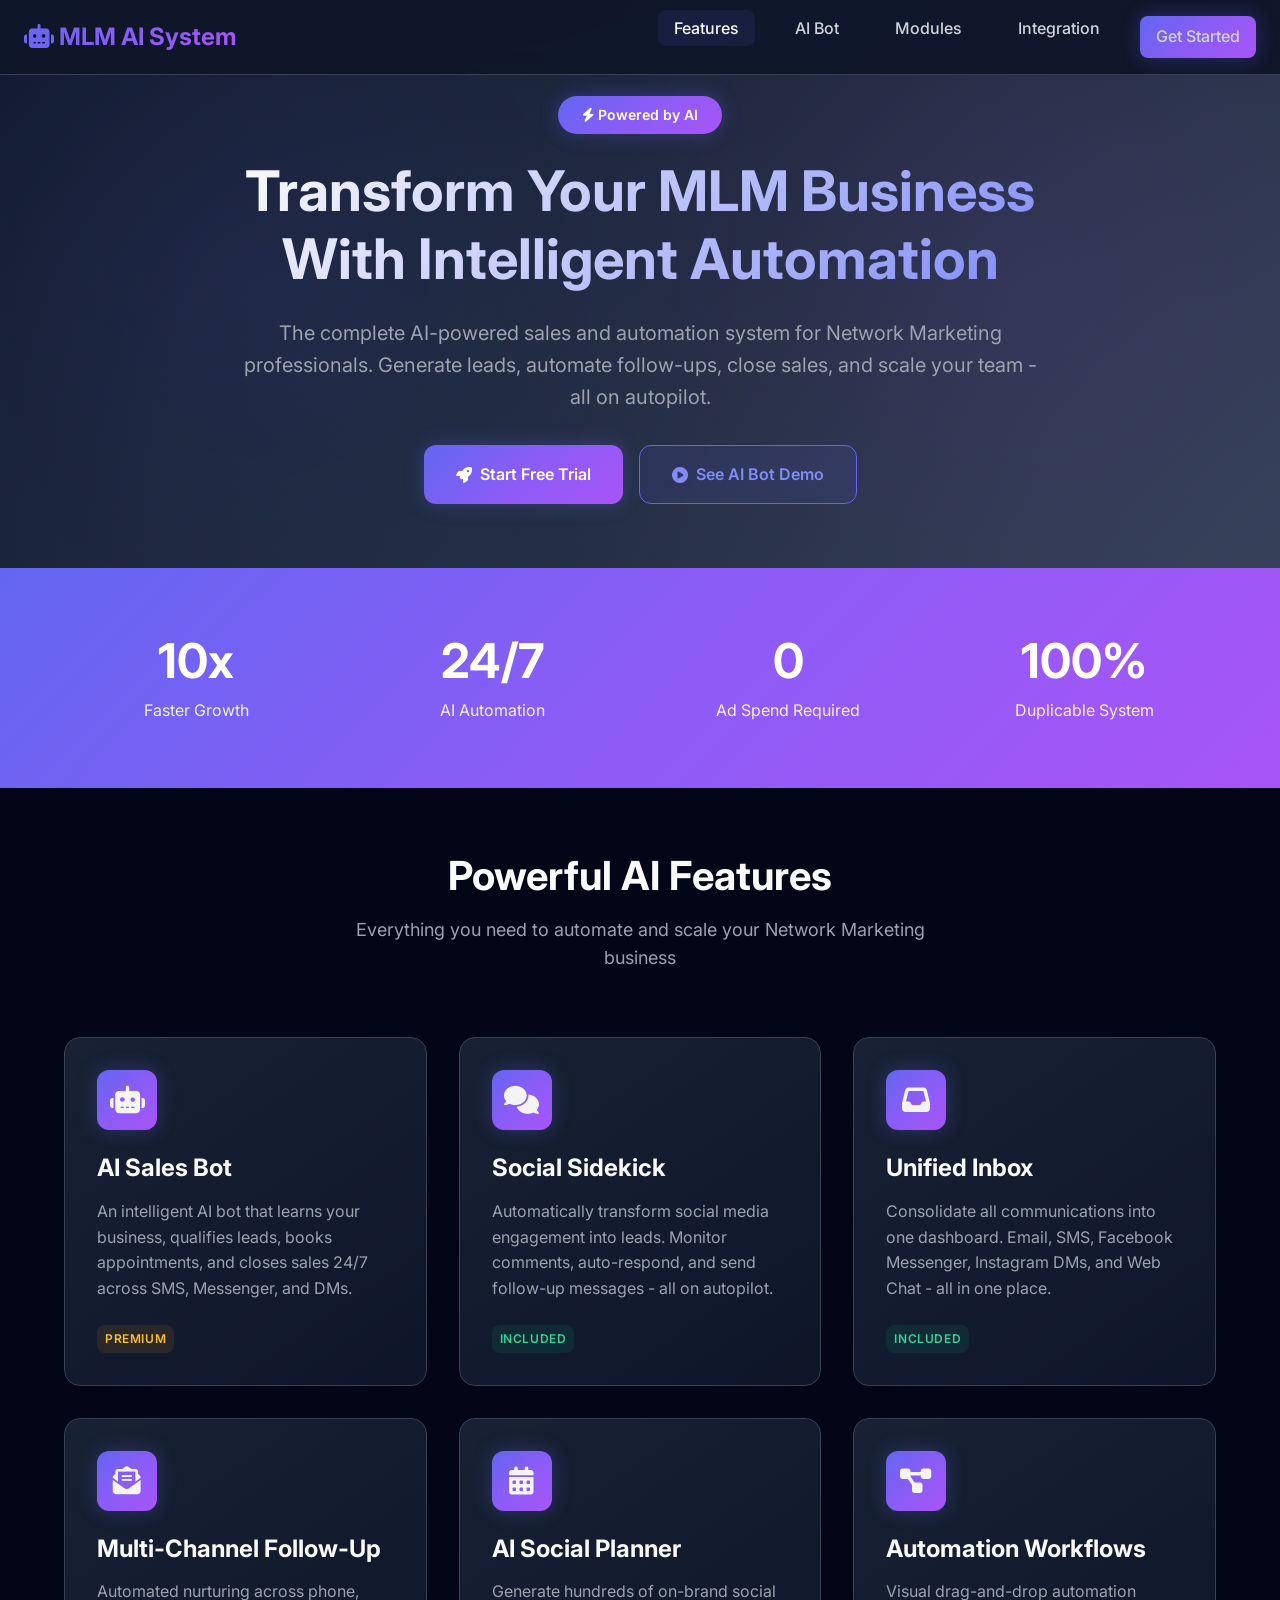
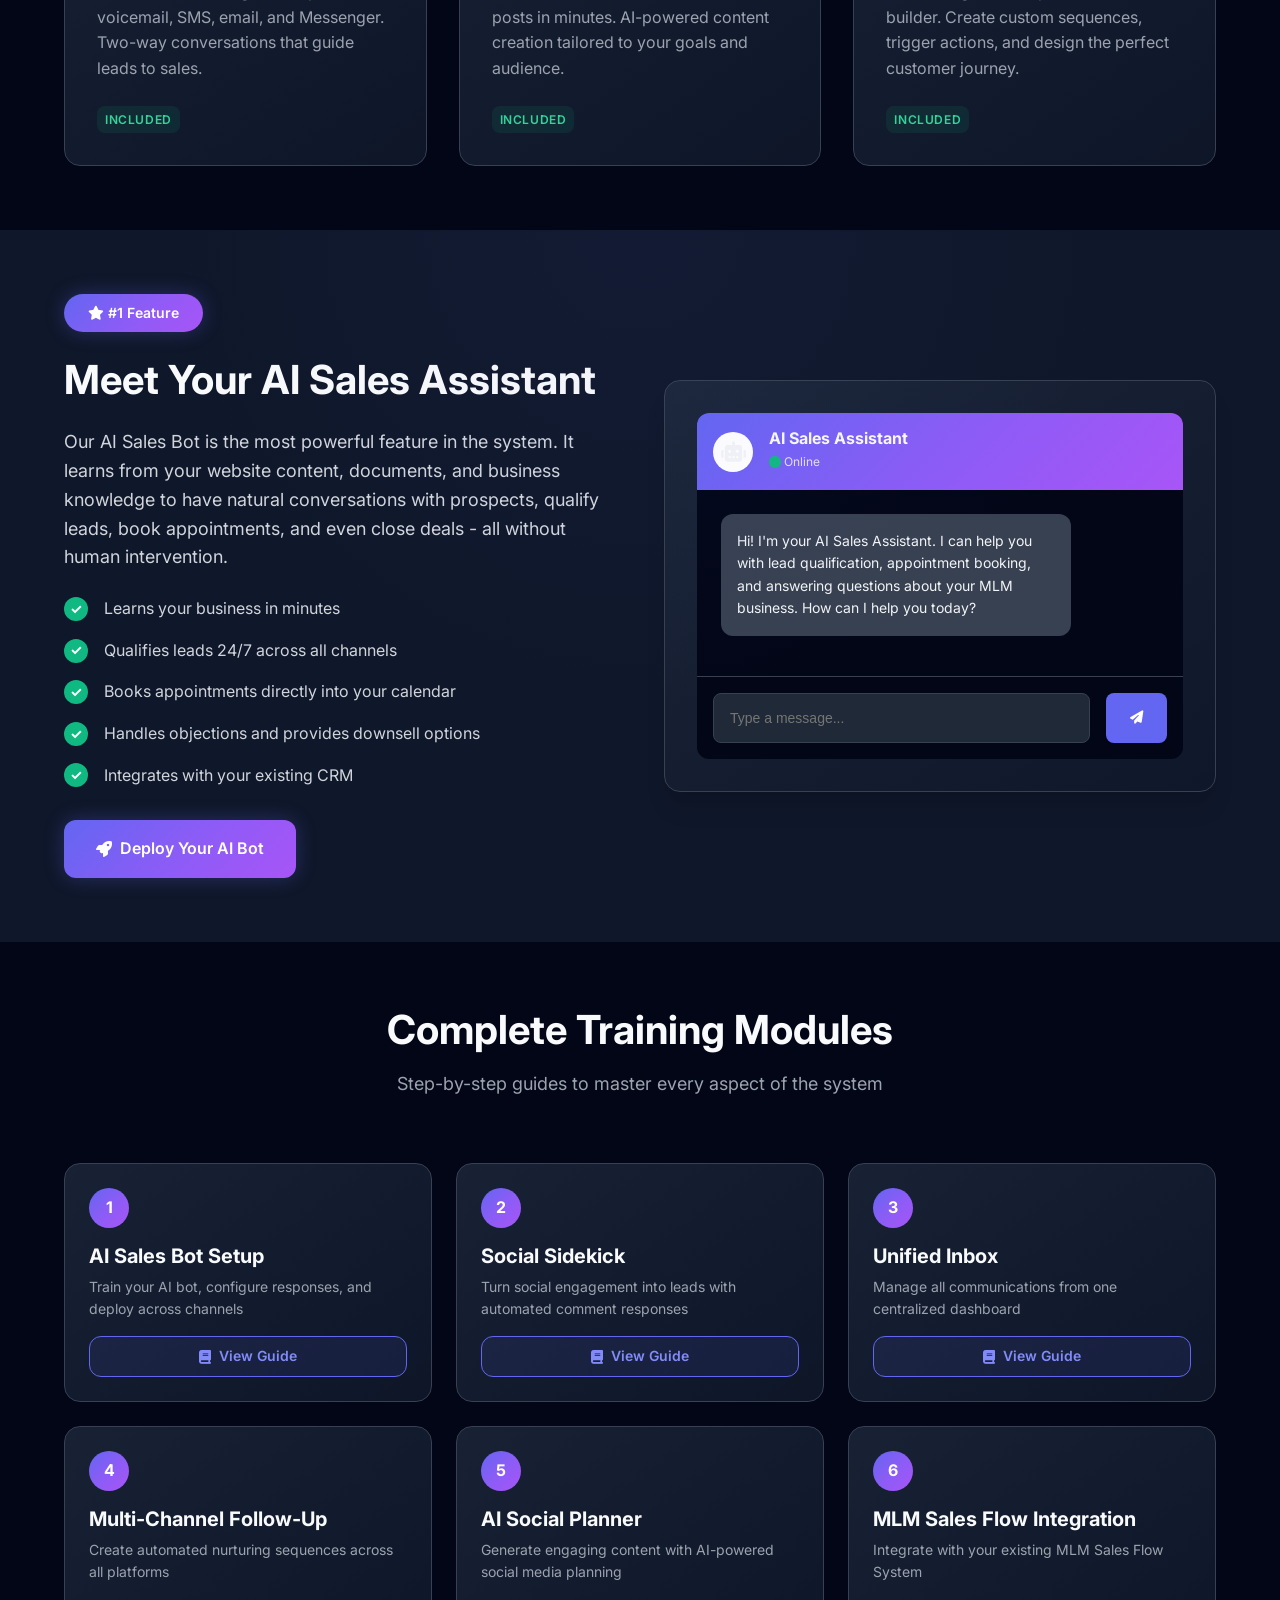
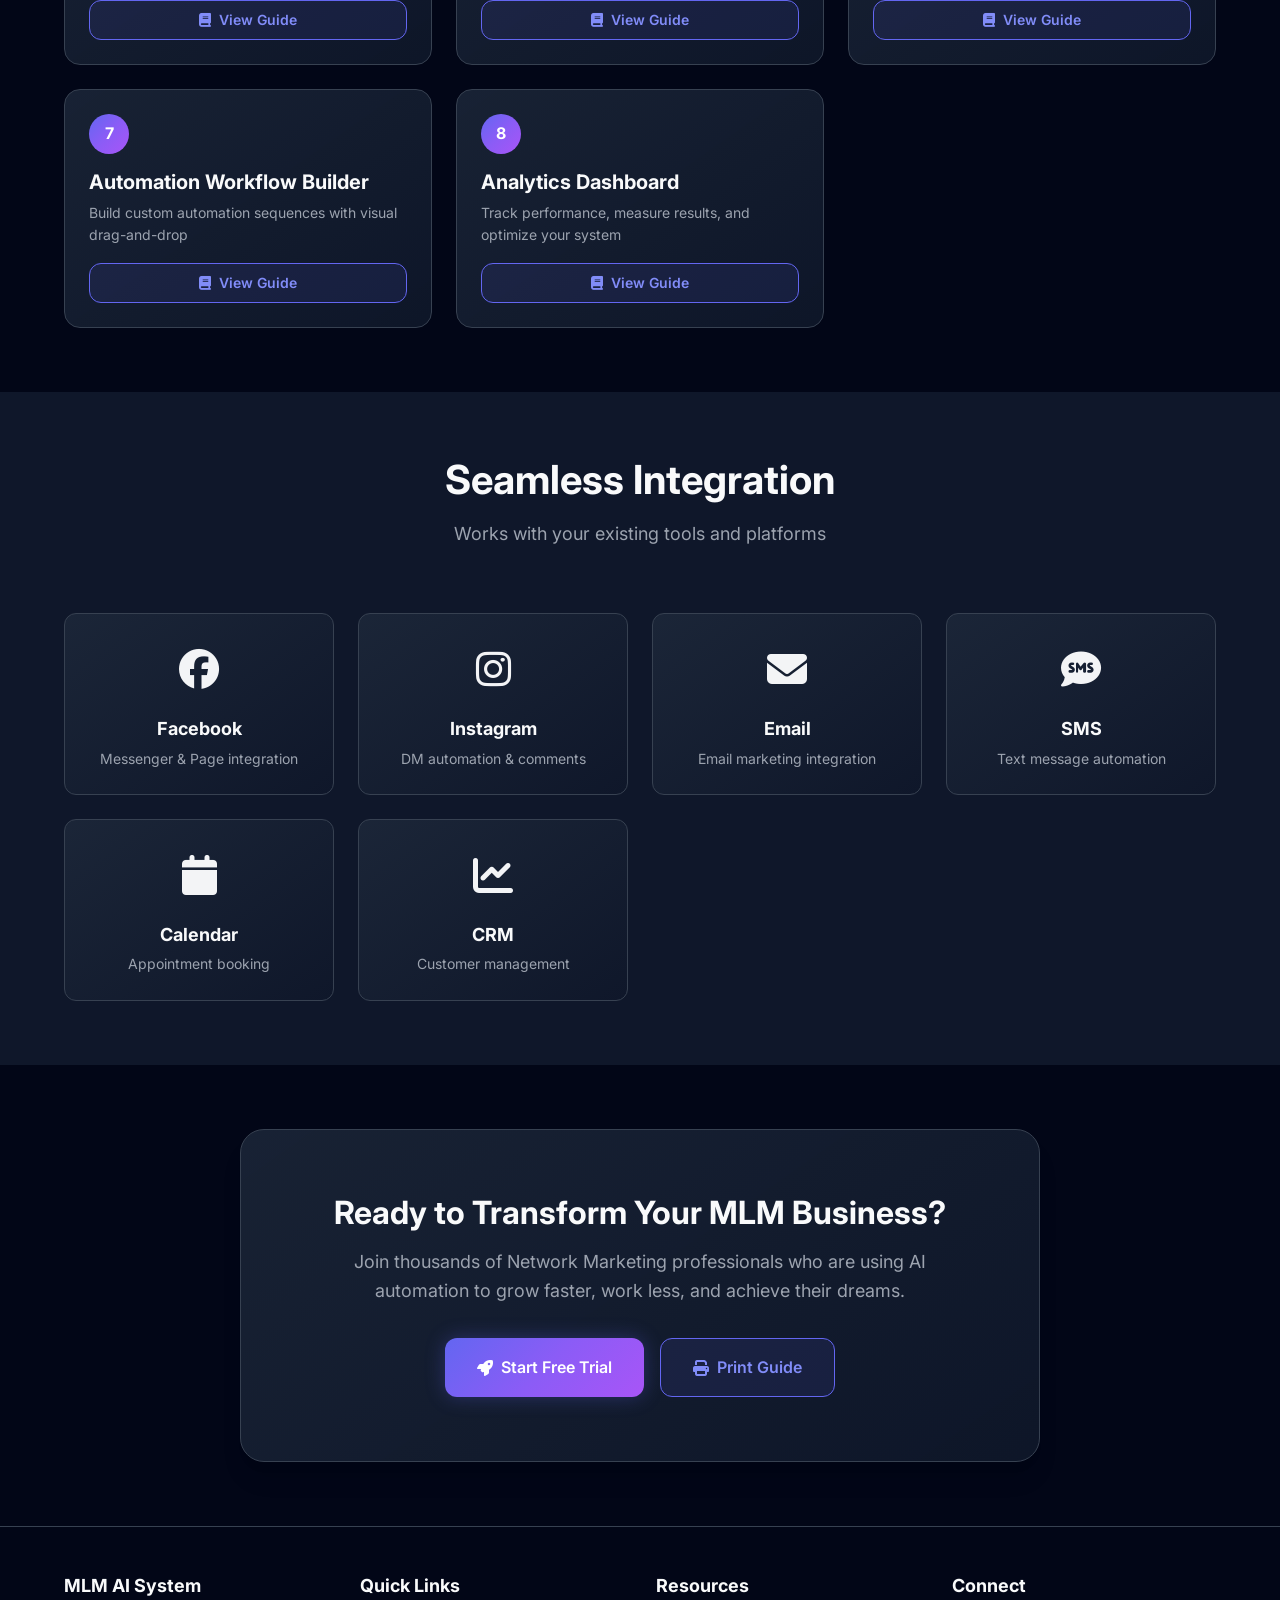
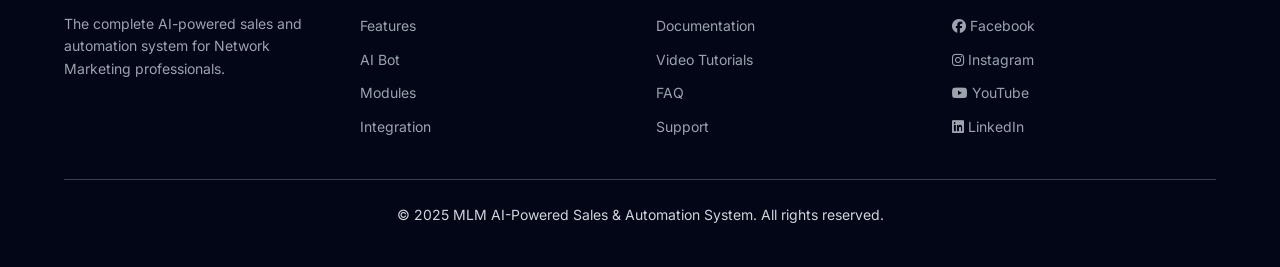
<file: mlm-ai-sales-automation/index.html>
<!DOCTYPE html>
<html lang="en">
<head>
  <meta charset="UTF-8">
  <meta name="viewport" content="width=device-width, initial-scale=1.0">
  <meta name="description" content="MLM AI-Powered Sales & Automation System - Transform your Network Marketing business with AI-driven automation, lead generation, and sales conversion.">
  <title>MLM AI-Powered Sales & Automation System</title>
  
  <!-- CSS -->
  <link rel="stylesheet" href="css/styles.css">
  
  <!-- Fonts -->
  <link rel="preconnect" href="https://fonts.googleapis.com">
  <link rel="preconnect" href="https://fonts.gstatic.com" crossorigin>
  <link href="https://fonts.googleapis.com/css2?family=Inter:wght@400;500;600;700;800&display=swap" rel="stylesheet">
  
  <!-- Icons -->
  <link rel="stylesheet" href="https://cdnjs.cloudflare.com/ajax/libs/font-awesome/6.4.0/css/all.min.css">
<script src="https://sites.super.myninja.ai/_assets/ninja-daytona-script.js"></script>
</head>
<body>
  <!-- Navigation -->
  <nav class="navbar">
    <div class="navbar-container">
      <a href="#" class="navbar-brand">
        <i class="fas fa-robot"></i> MLM AI System
      </a>
      <button class="navbar-toggle" aria-label="Toggle navigation">
        <i class="fas fa-bars"></i>
      </button>
      <ul class="navbar-nav">
        <li><a href="#features" class="active">Features</a></li>
        <li><a href="#ai-bot">AI Bot</a></li>
        <li><a href="#modules">Modules</a></li>
        <li><a href="#integration">Integration</a></li>
        <li><a href="#cta" class="btn btn-primary">Get Started</a></li>
      </ul>
    </div>
  </nav>

  <!-- Hero Section -->
  <section class="hero">
    <div class="container">
      <div class="hero-content">
        <span class="hero-badge">
          <i class="fas fa-bolt"></i> Powered by AI
        </span>
        <h1>Transform Your MLM Business With Intelligent Automation</h1>
        <p>
          The complete AI-powered sales and automation system for Network Marketing professionals. 
          Generate leads, automate follow-ups, close sales, and scale your team - all on autopilot.
        </p>
        <div class="hero-cta">
          <a href="#modules" class="btn btn-primary">
            <i class="fas fa-rocket"></i> Start Free Trial
          </a>
          <a href="#ai-bot" class="btn btn-secondary">
            <i class="fas fa-play-circle"></i> See AI Bot Demo
          </a>
        </div>
      </div>
    </div>
  </section>

  <!-- Stats Section -->
  <section class="stats-section">
    <div class="container">
      <div class="stats-grid">
        <div class="stat-item">
          <h3>10x</h3>
          <p>Faster Growth</p>
        </div>
        <div class="stat-item">
          <h3>24/7</h3>
          <p>AI Automation</p>
        </div>
        <div class="stat-item">
          <h3>0</h3>
          <p>Ad Spend Required</p>
        </div>
        <div class="stat-item">
          <h3>100%</h3>
          <p>Duplicable System</p>
        </div>
      </div>
    </div>
  </section>

  <!-- Features Section -->
  <section class="features-section" id="features">
    <div class="container">
      <div class="section-header">
        <h2>Powerful AI Features</h2>
        <p>Everything you need to automate and scale your Network Marketing business</p>
      </div>
      
      <div class="features-grid">
        <!-- Feature 1: AI Sales Bot -->
        <div class="feature-card">
          <div class="feature-icon">
            <i class="fas fa-robot"></i>
          </div>
          <h3>AI Sales Bot</h3>
          <p>
            An intelligent AI bot that learns your business, qualifies leads, books appointments, 
            and closes sales 24/7 across SMS, Messenger, and DMs.
          </p>
          <span class="feature-badge premium">Premium</span>
        </div>

        <!-- Feature 2: Social Sidekick -->
        <div class="feature-card">
          <div class="feature-icon">
            <i class="fas fa-comments"></i>
          </div>
          <h3>Social Sidekick</h3>
          <p>
            Automatically transform social media engagement into leads. Monitor comments, 
            auto-respond, and send follow-up messages - all on autopilot.
          </p>
          <span class="feature-badge">Included</span>
        </div>

        <!-- Feature 3: Unified Inbox -->
        <div class="feature-card">
          <div class="feature-icon">
            <i class="fas fa-inbox"></i>
          </div>
          <h3>Unified Inbox</h3>
          <p>
            Consolidate all communications into one dashboard. Email, SMS, Facebook Messenger, 
            Instagram DMs, and Web Chat - all in one place.
          </p>
          <span class="feature-badge">Included</span>
        </div>

        <!-- Feature 4: Multi-Channel Follow-Up -->
        <div class="feature-card">
          <div class="feature-icon">
            <i class="fas fa-envelope-open-text"></i>
          </div>
          <h3>Multi-Channel Follow-Up</h3>
          <p>
            Automated nurturing across phone, voicemail, SMS, email, and Messenger. 
            Two-way conversations that guide leads to sales.
          </p>
          <span class="feature-badge">Included</span>
        </div>

        <!-- Feature 5: AI Social Planner -->
        <div class="feature-card">
          <div class="feature-icon">
            <i class="fas fa-calendar-alt"></i>
          </div>
          <h3>AI Social Planner</h3>
          <p>
            Generate hundreds of on-brand social posts in minutes. AI-powered content creation 
            tailored to your goals and audience.
          </p>
          <span class="feature-badge">Included</span>
        </div>

        <!-- Feature 6: Automation Workflows -->
        <div class="feature-card">
          <div class="feature-icon">
            <i class="fas fa-project-diagram"></i>
          </div>
          <h3>Automation Workflows</h3>
          <p>
            Visual drag-and-drop automation builder. Create custom sequences, trigger actions, 
            and design the perfect customer journey.
          </p>
          <span class="feature-badge">Included</span>
        </div>
      </div>
    </div>
  </section>

  <!-- AI Bot Demo Section -->
  <section class="ai-bot-section" id="ai-bot">
    <div class="container">
      <div class="ai-bot-grid">
        <div class="ai-bot-content">
          <span class="hero-badge">
            <i class="fas fa-star"></i> #1 Feature
          </span>
          <h2>Meet Your AI Sales Assistant</h2>
          <p>
            Our AI Sales Bot is the most powerful feature in the system. It learns from your 
            website content, documents, and business knowledge to have natural conversations 
            with prospects, qualify leads, book appointments, and even close deals - all without 
            human intervention.
          </p>
          <ul class="ai-bot-features">
            <li>Learns your business in minutes</li>
            <li>Qualifies leads 24/7 across all channels</li>
            <li>Books appointments directly into your calendar</li>
            <li>Handles objections and provides downsell options</li>
            <li>Integrates with your existing CRM</li>
          </ul>
          <a href="#modules" class="btn btn-primary">
            <i class="fas fa-rocket"></i> Deploy Your AI Bot
          </a>
        </div>
        
        <div class="ai-bot-demo">
          <div class="chat-interface">
            <div class="chat-header">
              <div class="chat-avatar">
                <i class="fas fa-robot"></i>
              </div>
              <div class="chat-info">
                <h4>AI Sales Assistant</h4>
                <span><i class="fas fa-circle" style="color: #10b981;"></i> Online</span>
              </div>
            </div>
            <div class="chat-messages">
              <!-- Messages will be added by JavaScript -->
            </div>
            <div class="chat-input">
              <input type="text" placeholder="Type a message..." />
              <button>
                <i class="fas fa-paper-plane"></i>
              </button>
            </div>
          </div>
        </div>
      </div>
    </div>
  </section>

  <!-- Modules Section -->
  <section class="modules-section" id="modules">
    <div class="container">
      <div class="section-header">
        <h2>Complete Training Modules</h2>
        <p>Step-by-step guides to master every aspect of the system</p>
      </div>
      
      <div class="modules-grid">
        <!-- Module 1 -->
        <div class="module-card" data-module="01-ai-sales-bot">
          <span class="module-number">1</span>
          <h3>AI Sales Bot Setup</h3>
          <p>Train your AI bot, configure responses, and deploy across channels</p>
          <a href="modules/01-ai-sales-bot/guide.md" class="btn btn-secondary">
            <i class="fas fa-book"></i> View Guide
          </a>
        </div>

        <!-- Module 2 -->
        <div class="module-card" data-module="02-social-sidekick">
          <span class="module-number">2</span>
          <h3>Social Sidekick</h3>
          <p>Turn social engagement into leads with automated comment responses</p>
          <a href="modules/02-social-sidekick/guide.md" class="btn btn-secondary">
            <i class="fas fa-book"></i> View Guide
          </a>
        </div>

        <!-- Module 3 -->
        <div class="module-card" data-module="03-unified-inbox">
          <span class="module-number">3</span>
          <h3>Unified Inbox</h3>
          <p>Manage all communications from one centralized dashboard</p>
          <a href="modules/03-unified-inbox/guide.md" class="btn btn-secondary">
            <i class="fas fa-book"></i> View Guide
          </a>
        </div>

        <!-- Module 4 -->
        <div class="module-card" data-module="04-multi-channel-follow-up">
          <span class="module-number">4</span>
          <h3>Multi-Channel Follow-Up</h3>
          <p>Create automated nurturing sequences across all platforms</p>
          <a href="modules/04-multi-channel-follow-up/guide.md" class="btn btn-secondary">
            <i class="fas fa-book"></i> View Guide
          </a>
        </div>

        <!-- Module 5 -->
        <div class="module-card" data-module="05-ai-social-planner">
          <span class="module-number">5</span>
          <h3>AI Social Planner</h3>
          <p>Generate engaging content with AI-powered social media planning</p>
          <a href="modules/05-ai-social-planner/guide.md" class="btn btn-secondary">
            <i class="fas fa-book"></i> View Guide
          </a>
        </div>

        <!-- Module 6 -->
        <div class="module-card" data-module="06-mlm-sales-flow-integration">
          <span class="module-number">6</span>
          <h3>MLM Sales Flow Integration</h3>
          <p>Integrate with your existing MLM Sales Flow System</p>
          <a href="modules/06-mlm-sales-flow-integration/guide.md" class="btn btn-secondary">
            <i class="fas fa-book"></i> View Guide
          </a>
        </div>

        <!-- Module 7 -->
        <div class="module-card" data-module="07-automation-workflow-builder">
          <span class="module-number">7</span>
          <h3>Automation Workflow Builder</h3>
          <p>Build custom automation sequences with visual drag-and-drop</p>
          <a href="modules/07-automation-workflow-builder/guide.md" class="btn btn-secondary">
            <i class="fas fa-book"></i> View Guide
          </a>
        </div>

        <!-- Module 8 -->
        <div class="module-card" data-module="08-analytics-dashboard">
          <span class="module-number">8</span>
          <h3>Analytics Dashboard</h3>
          <p>Track performance, measure results, and optimize your system</p>
          <a href="modules/08-analytics-dashboard/guide.md" class="btn btn-secondary">
            <i class="fas fa-book"></i> View Guide
          </a>
        </div>
      </div>
    </div>
  </section>

  <!-- Integration Section -->
  <section class="integration-section" id="integration">
    <div class="container">
      <div class="section-header">
        <h2>Seamless Integration</h2>
        <p>Works with your existing tools and platforms</p>
      </div>
      
      <div class="integration-grid">
        <div class="integration-item">
          <div class="integration-icon">
            <i class="fab fa-facebook"></i>
          </div>
          <h4>Facebook</h4>
          <p>Messenger & Page integration</p>
        </div>
        
        <div class="integration-item">
          <div class="integration-icon">
            <i class="fab fa-instagram"></i>
          </div>
          <h4>Instagram</h4>
          <p>DM automation & comments</p>
        </div>
        
        <div class="integration-item">
          <div class="integration-icon">
            <i class="fas fa-envelope"></i>
          </div>
          <h4>Email</h4>
          <p>Email marketing integration</p>
        </div>
        
        <div class="integration-item">
          <div class="integration-icon">
            <i class="fas fa-sms"></i>
          </div>
          <h4>SMS</h4>
          <p>Text message automation</p>
        </div>
        
        <div class="integration-item">
          <div class="integration-icon">
            <i class="fas fa-calendar"></i>
          </div>
          <h4>Calendar</h4>
          <p>Appointment booking</p>
        </div>
        
        <div class="integration-item">
          <div class="integration-icon">
            <i class="fas fa-chart-line"></i>
          </div>
          <h4>CRM</h4>
          <p>Customer management</p>
        </div>
      </div>
    </div>
  </section>

  <!-- CTA Section -->
  <section class="cta-section" id="cta">
    <div class="container">
      <div class="cta-box">
        <h2>Ready to Transform Your MLM Business?</h2>
        <p>
          Join thousands of Network Marketing professionals who are using AI automation 
          to grow faster, work less, and achieve their dreams.
        </p>
        <div class="hero-cta">
          <a href="#modules" class="btn btn-primary">
            <i class="fas fa-rocket"></i> Start Free Trial
          </a>
          <a href="#" class="btn btn-secondary" onclick="window.print(); return false;">
            <i class="fas fa-print"></i> Print Guide
          </a>
        </div>
      </div>
    </div>
  </section>

  <!-- Footer -->
  <footer class="footer">
    <div class="container">
      <div class="footer-content">
        <div class="footer-section">
          <h4>MLM AI System</h4>
          <p style="font-size: 0.875rem; color: var(--gray-400);">
            The complete AI-powered sales and automation system for Network Marketing professionals.
          </p>
        </div>
        
        <div class="footer-section">
          <h4>Quick Links</h4>
          <ul>
            <li><a href="#features">Features</a></li>
            <li><a href="#ai-bot">AI Bot</a></li>
            <li><a href="#modules">Modules</a></li>
            <li><a href="#integration">Integration</a></li>
          </ul>
        </div>
        
        <div class="footer-section">
          <h4>Resources</h4>
          <ul>
            <li><a href="#">Documentation</a></li>
            <li><a href="#">Video Tutorials</a></li>
            <li><a href="#">FAQ</a></li>
            <li><a href="#">Support</a></li>
          </ul>
        </div>
        
        <div class="footer-section">
          <h4>Connect</h4>
          <ul>
            <li><a href="#"><i class="fab fa-facebook"></i> Facebook</a></li>
            <li><a href="#"><i class="fab fa-instagram"></i> Instagram</a></li>
            <li><a href="#"><i class="fab fa-youtube"></i> YouTube</a></li>
            <li><a href="#"><i class="fab fa-linkedin"></i> LinkedIn</a></li>
          </ul>
        </div>
      </div>
      
      <div class="footer-bottom">
        <p>&copy; 2025 MLM AI-Powered Sales & Automation System. All rights reserved.</p>
      </div>
    </div>
  </footer>

  <!-- JavaScript -->
  <script src="js/app.js"></script>
</body>
</html>
</file>
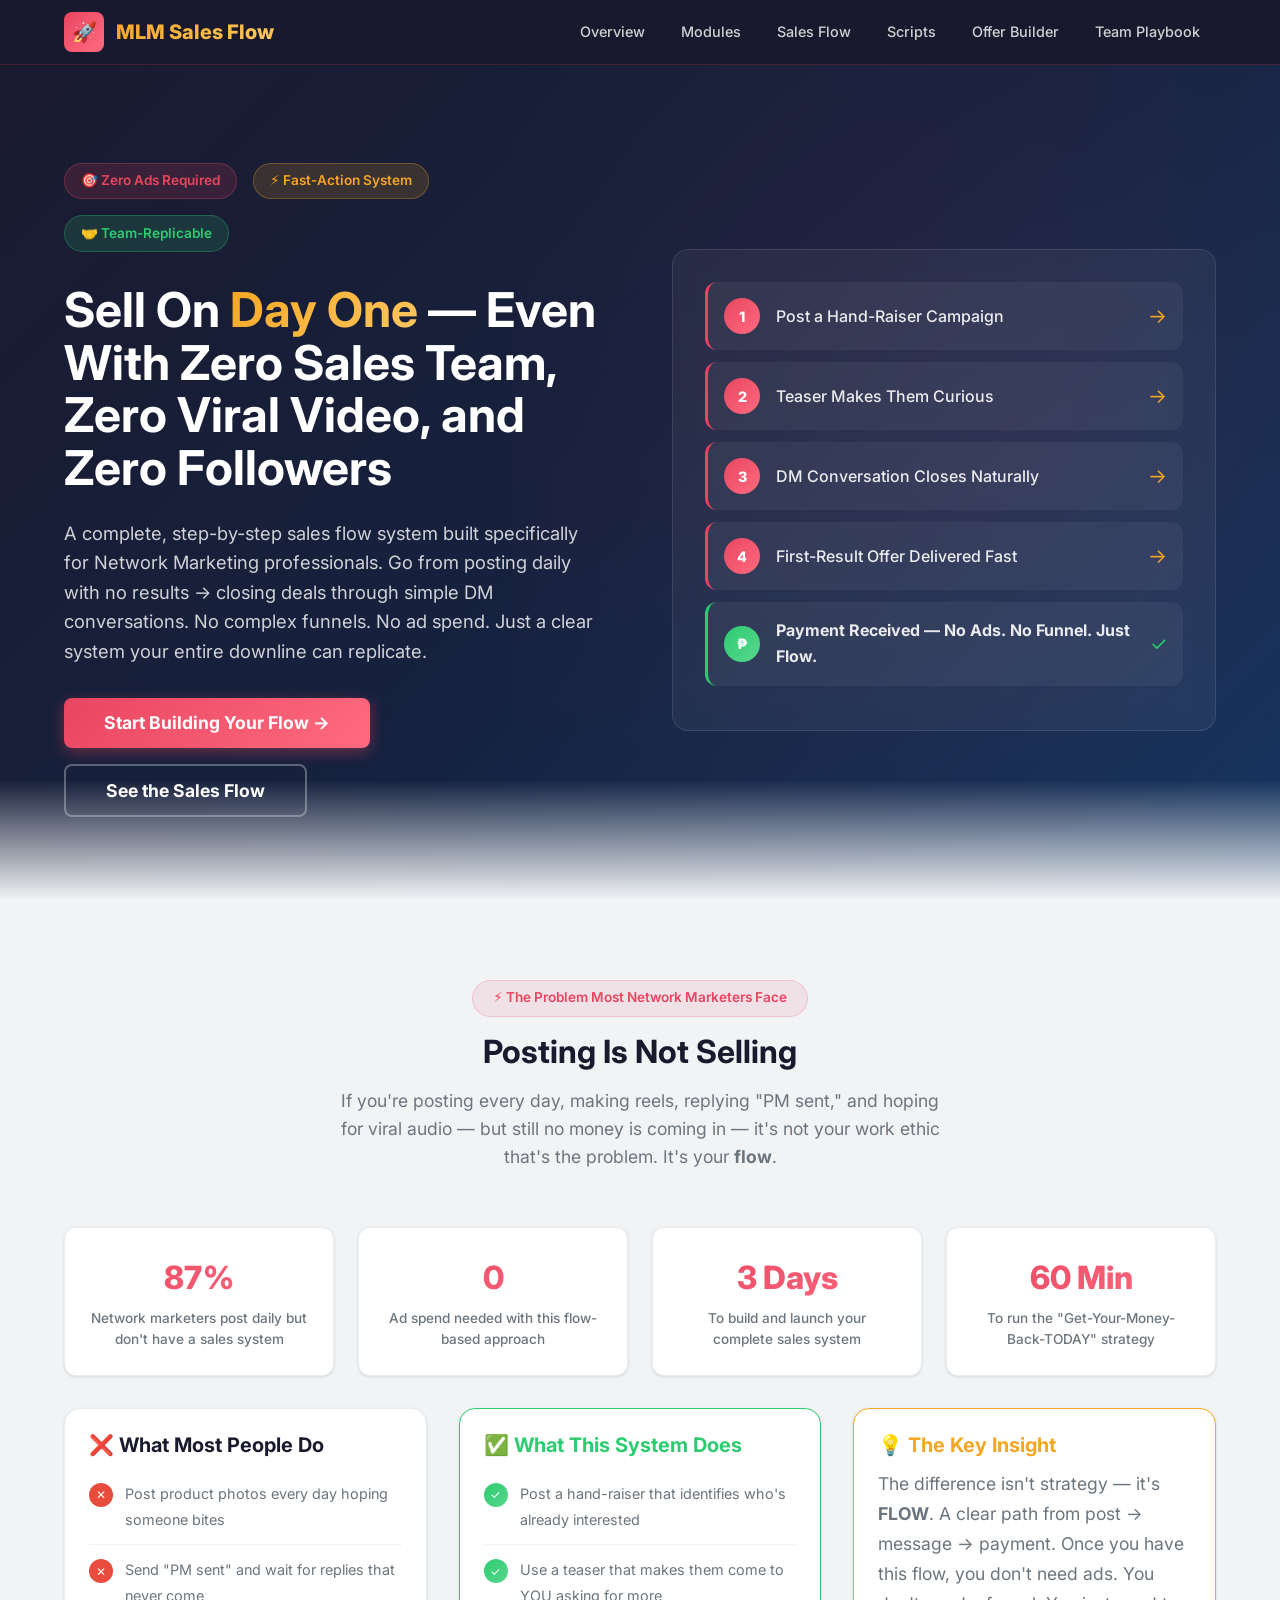
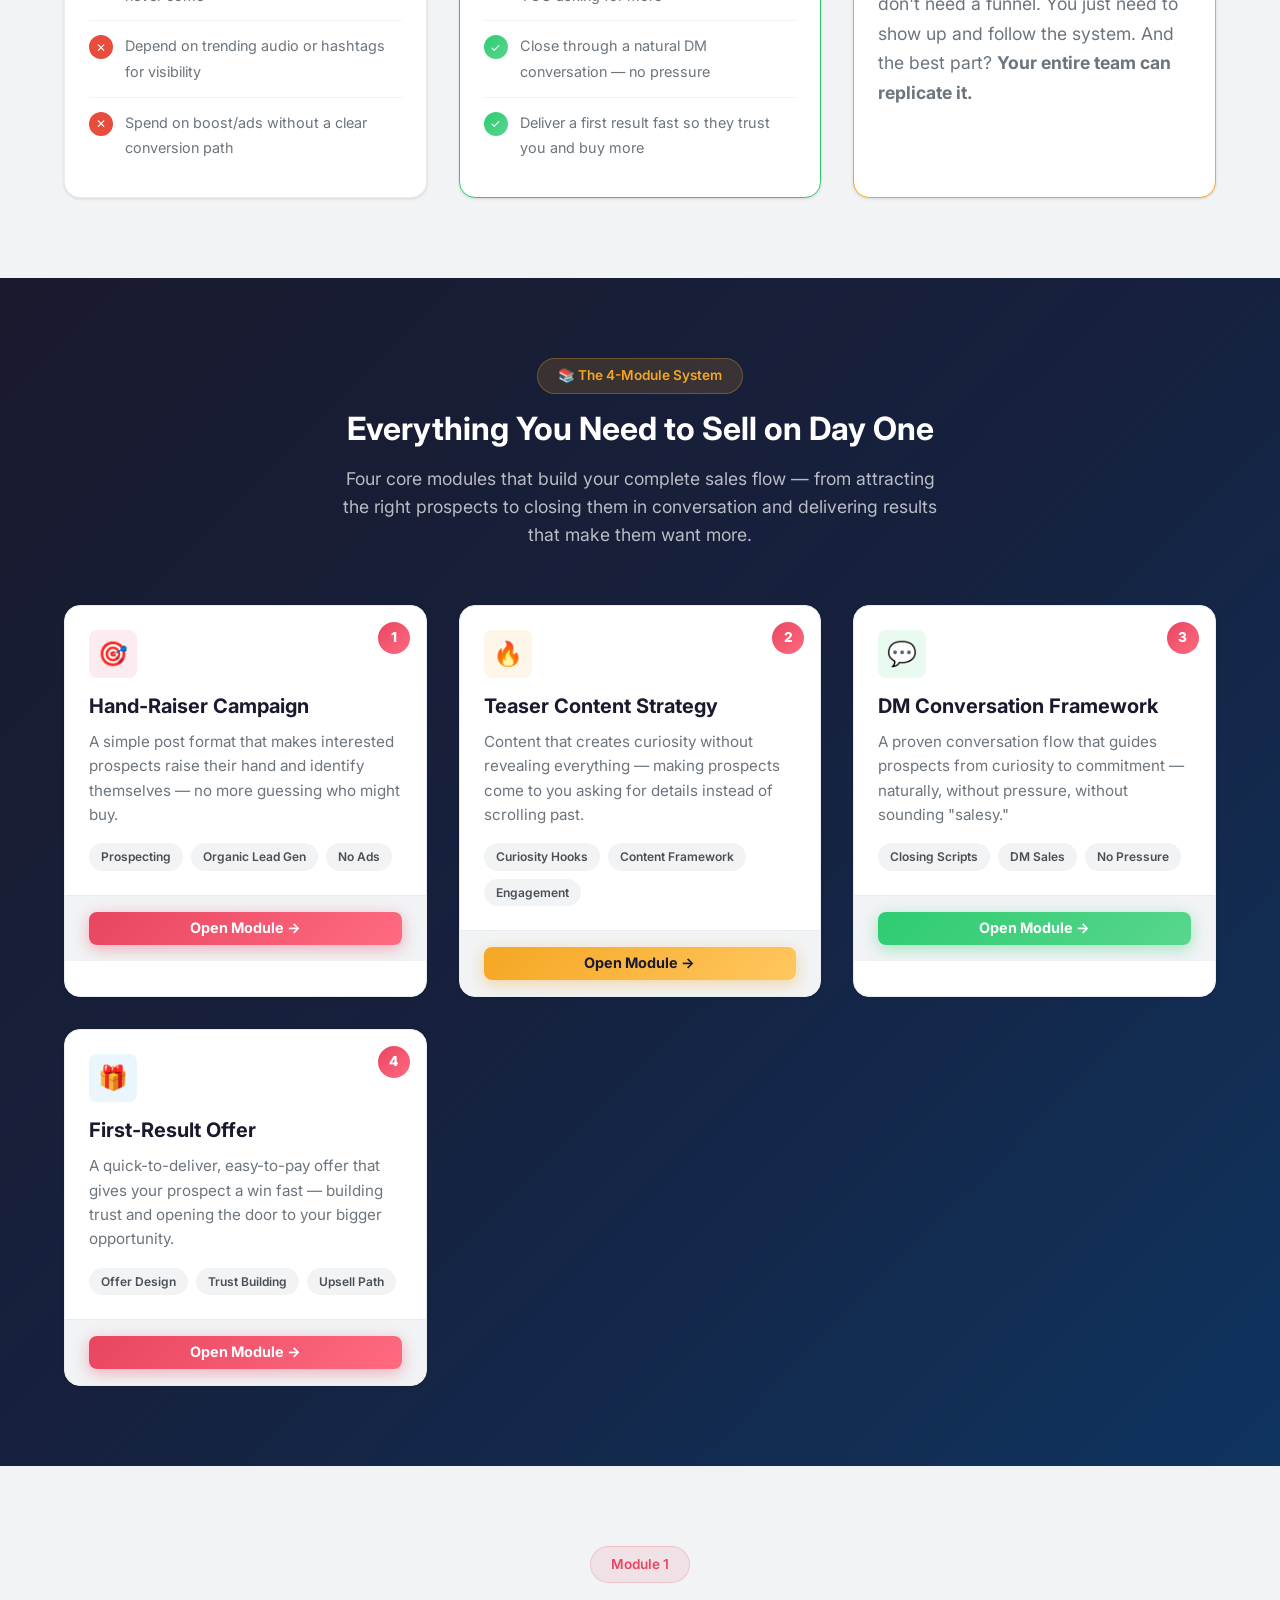
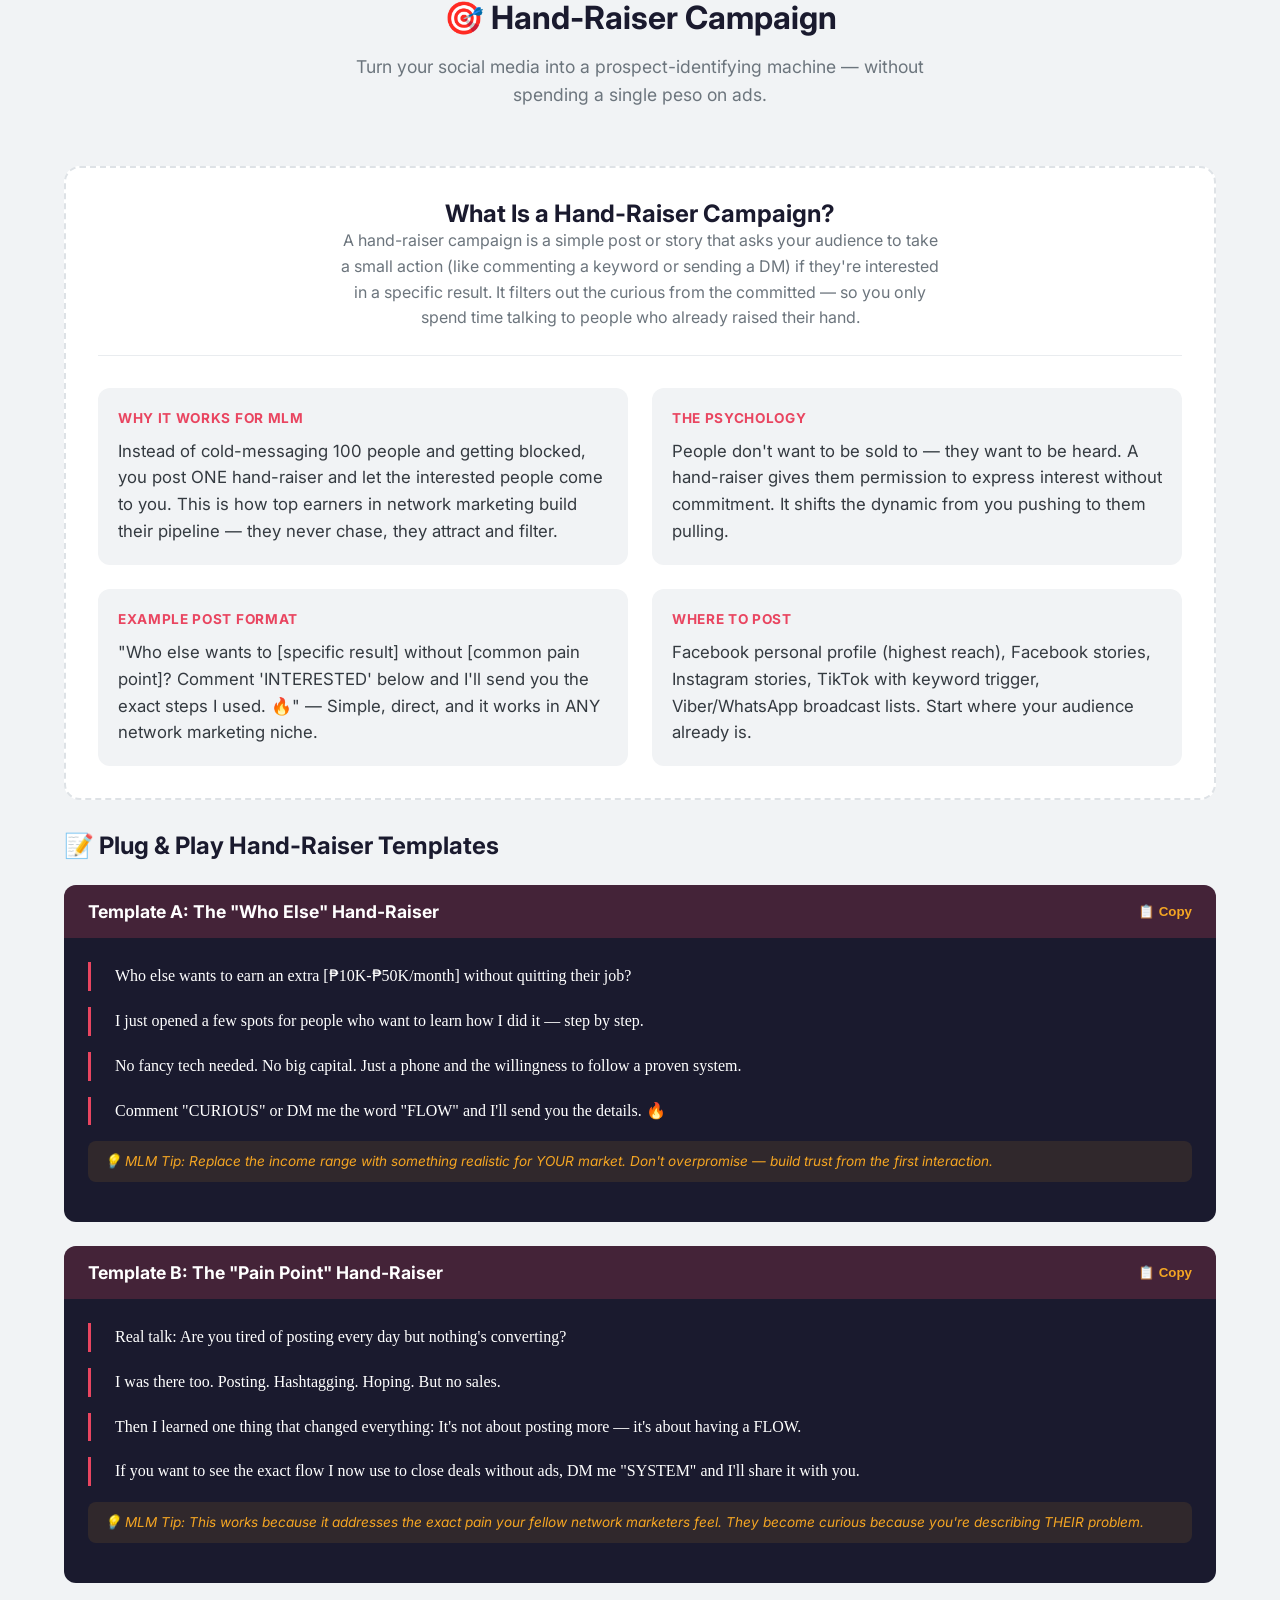
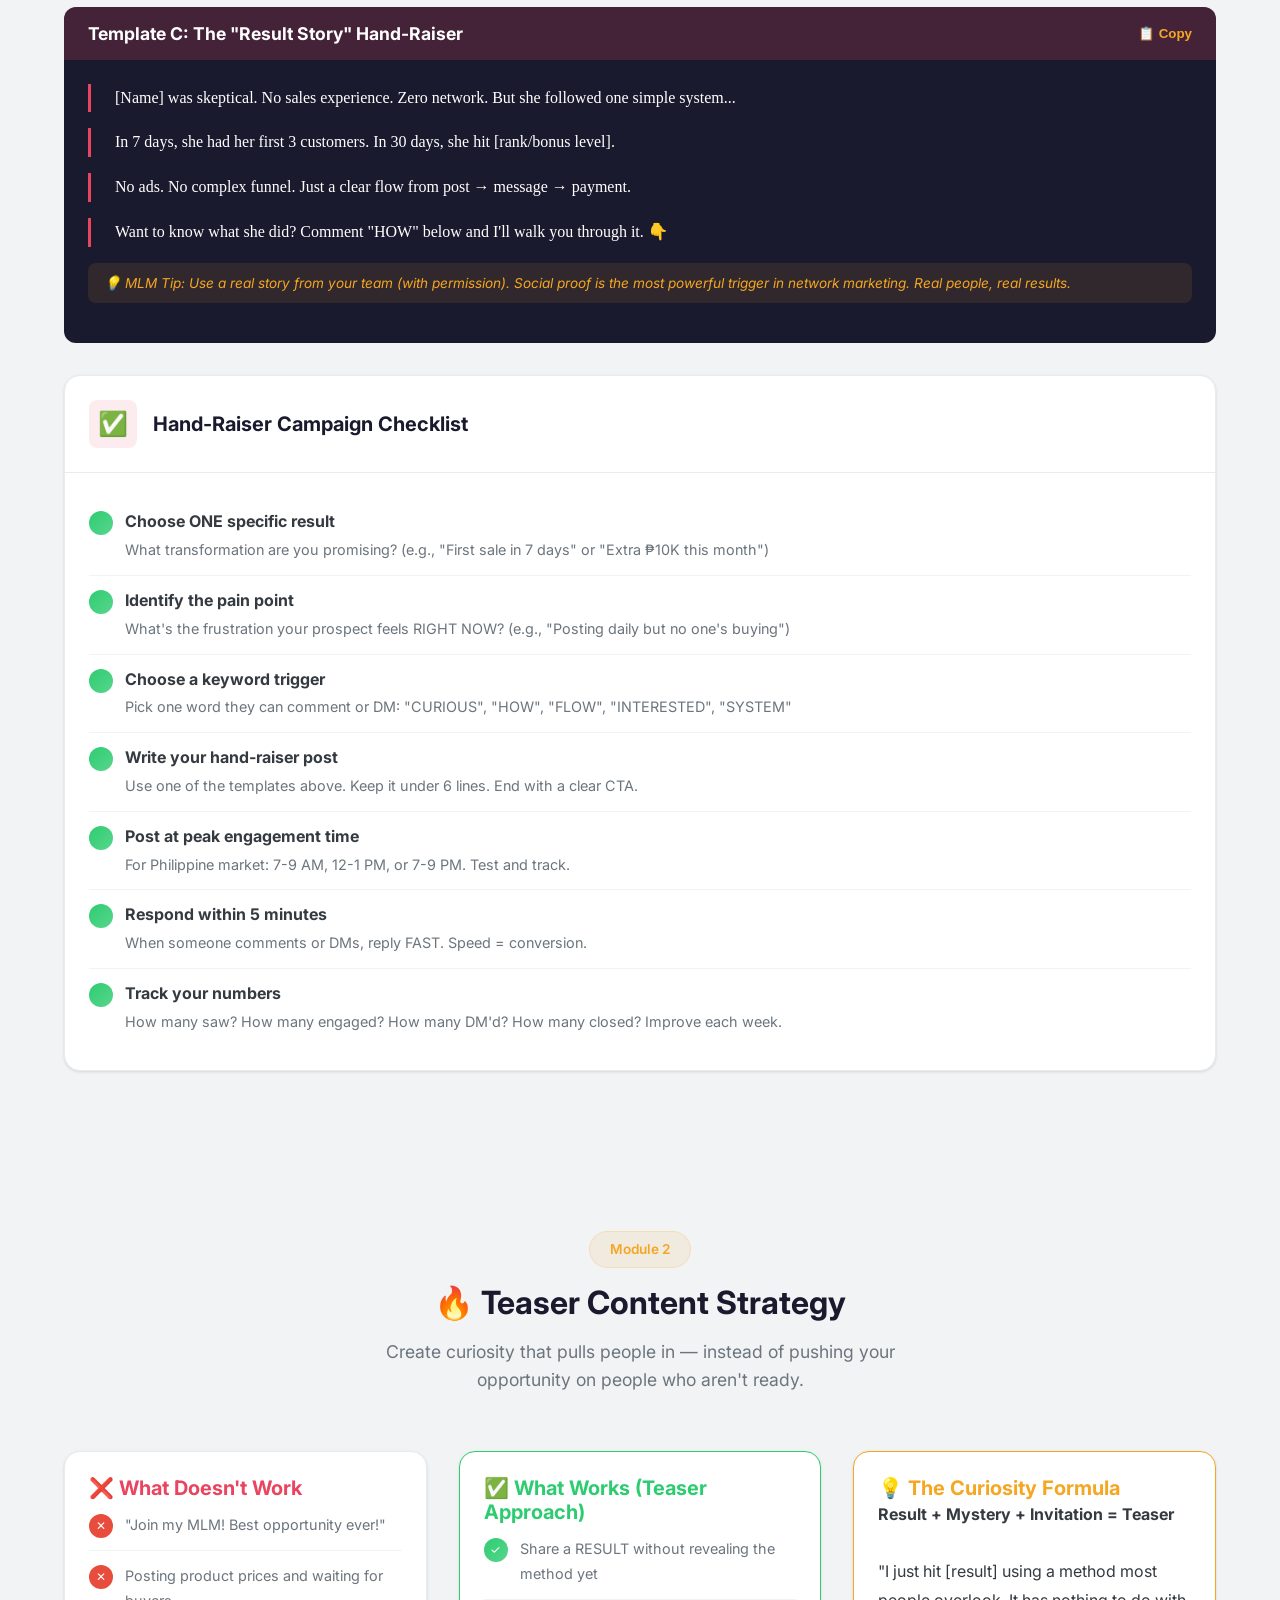
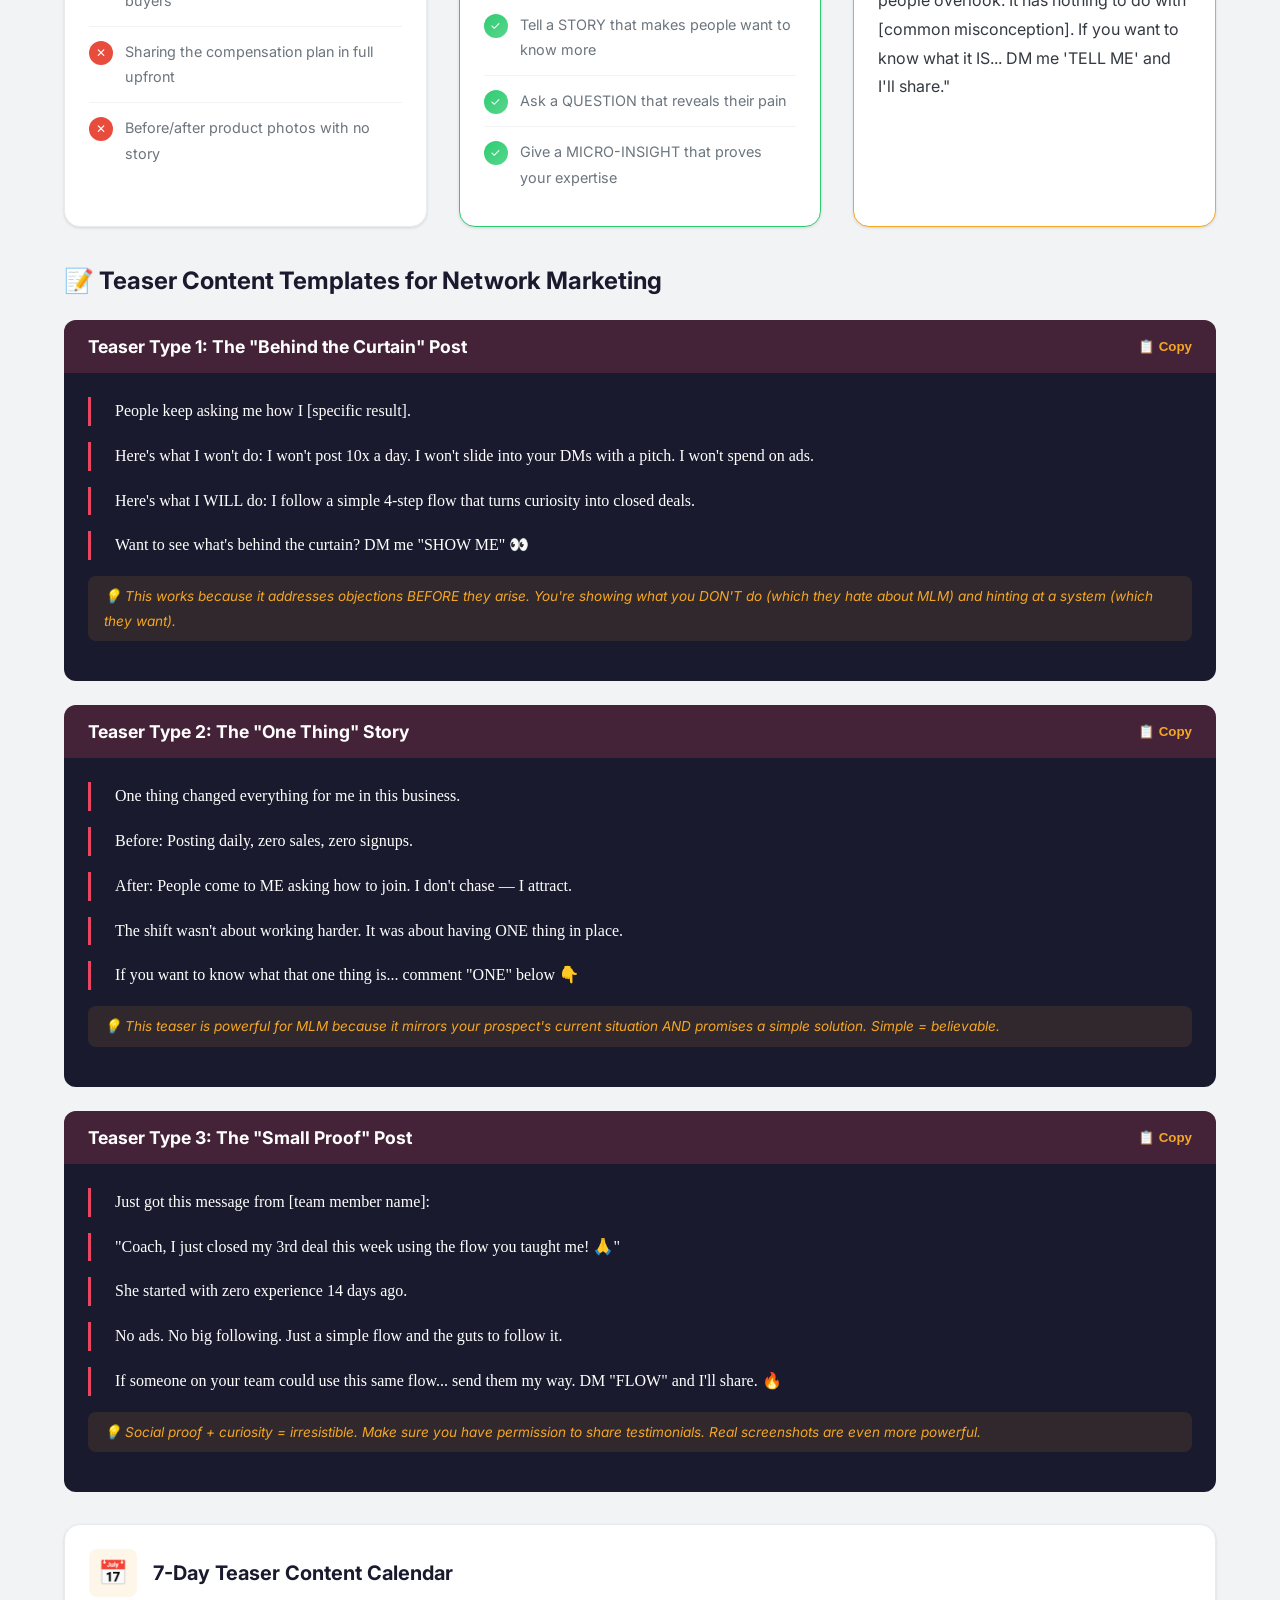
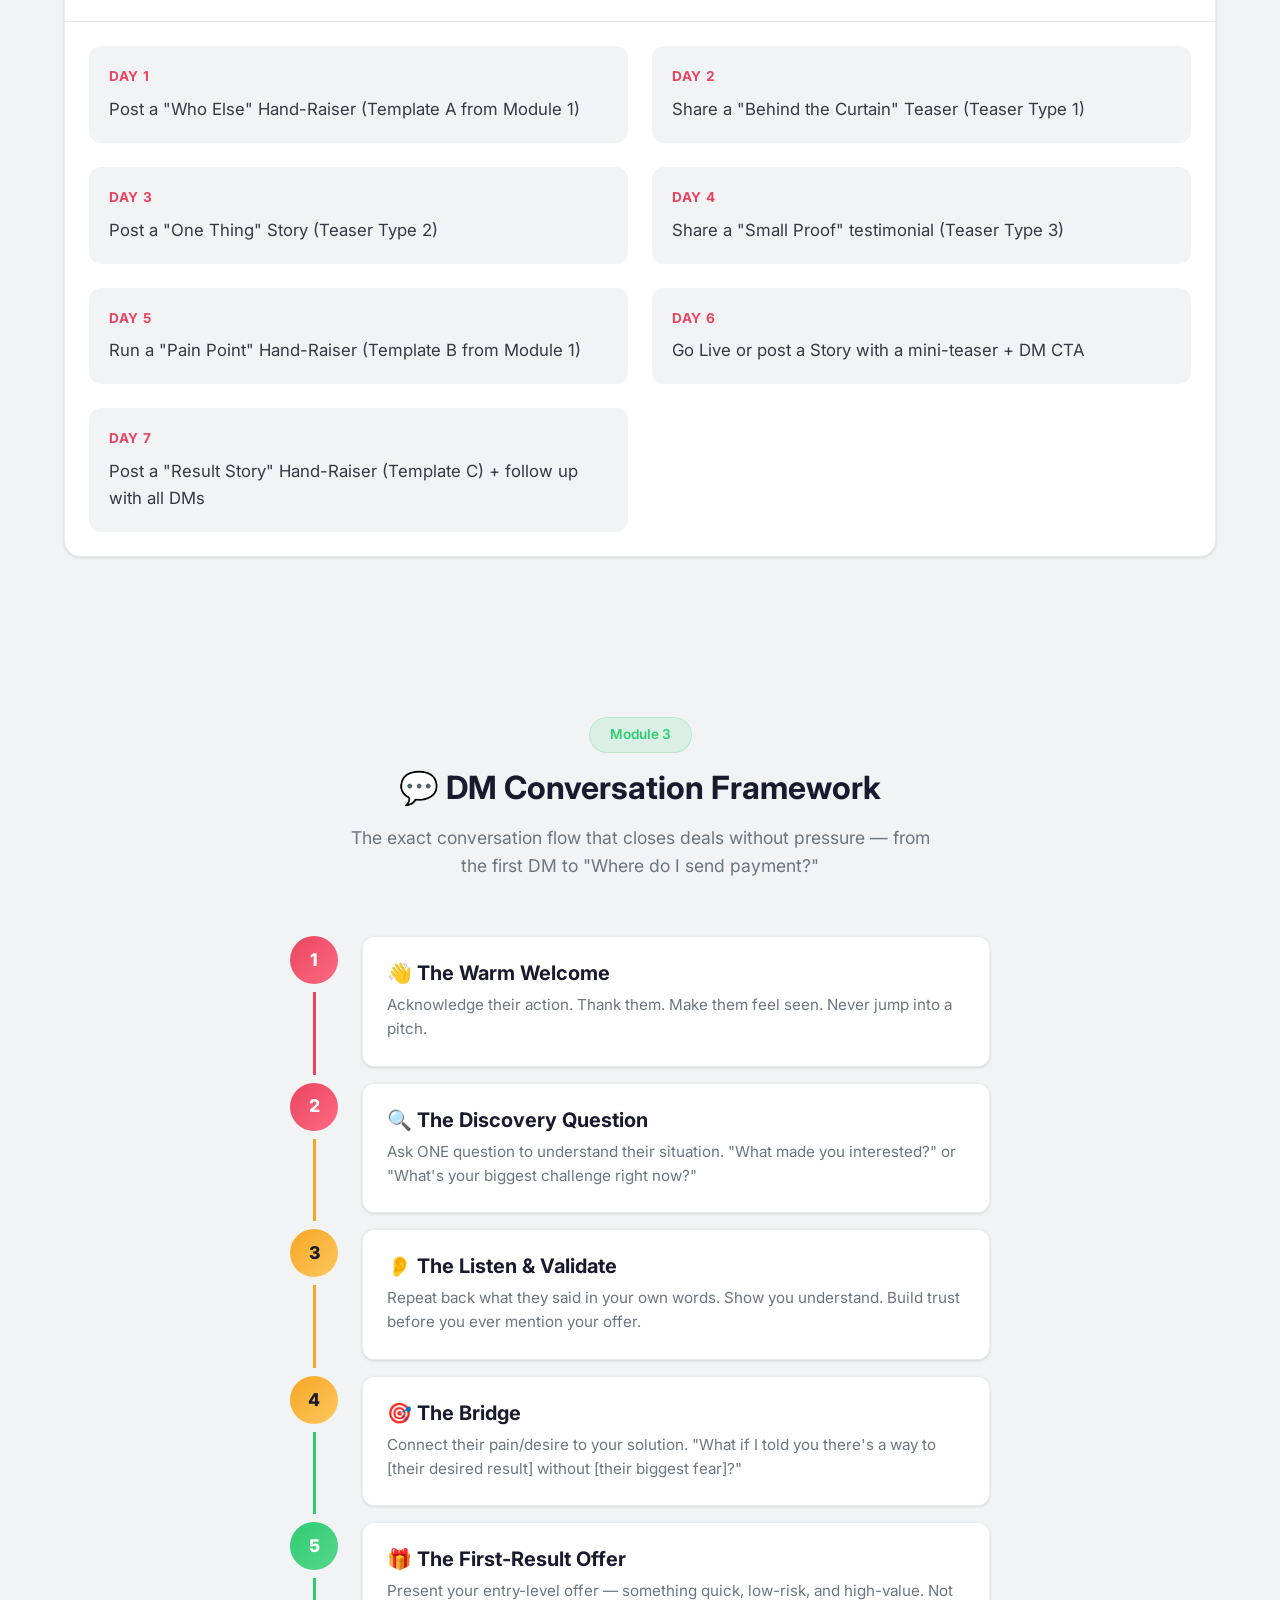
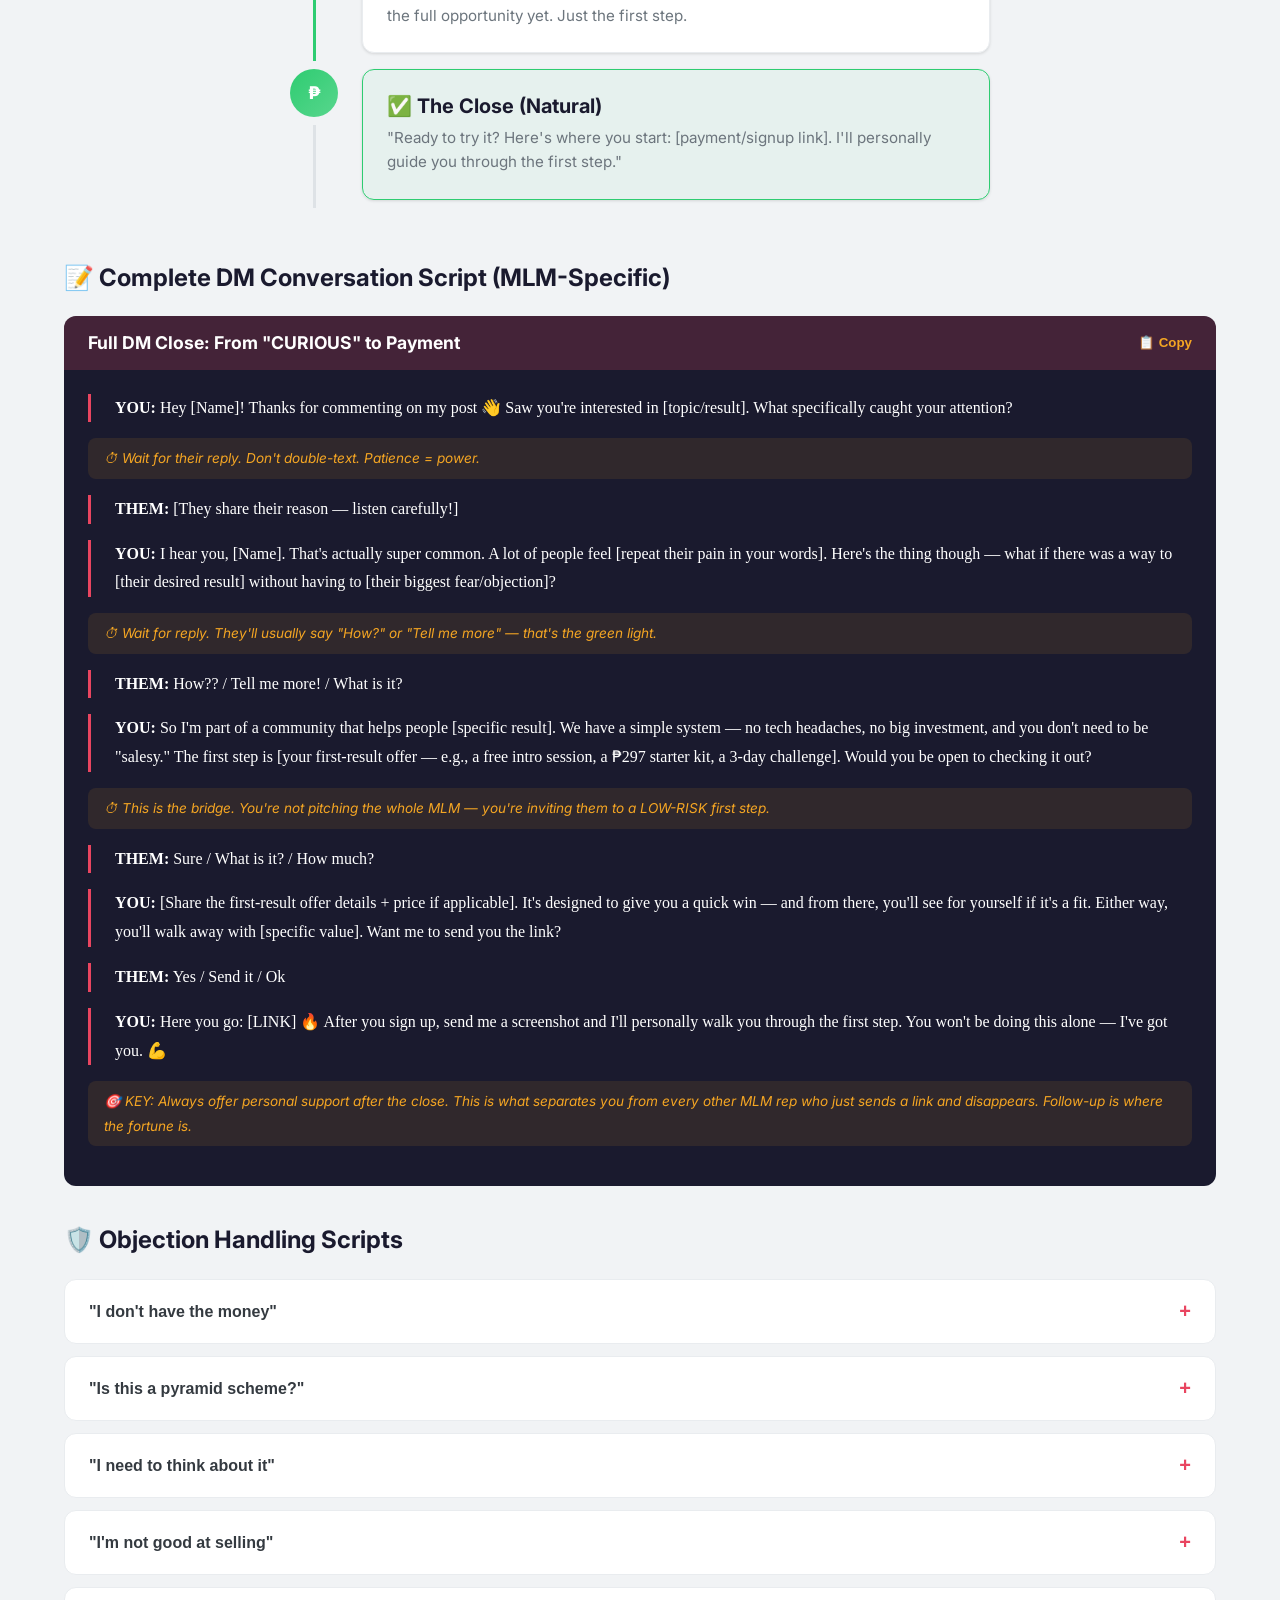
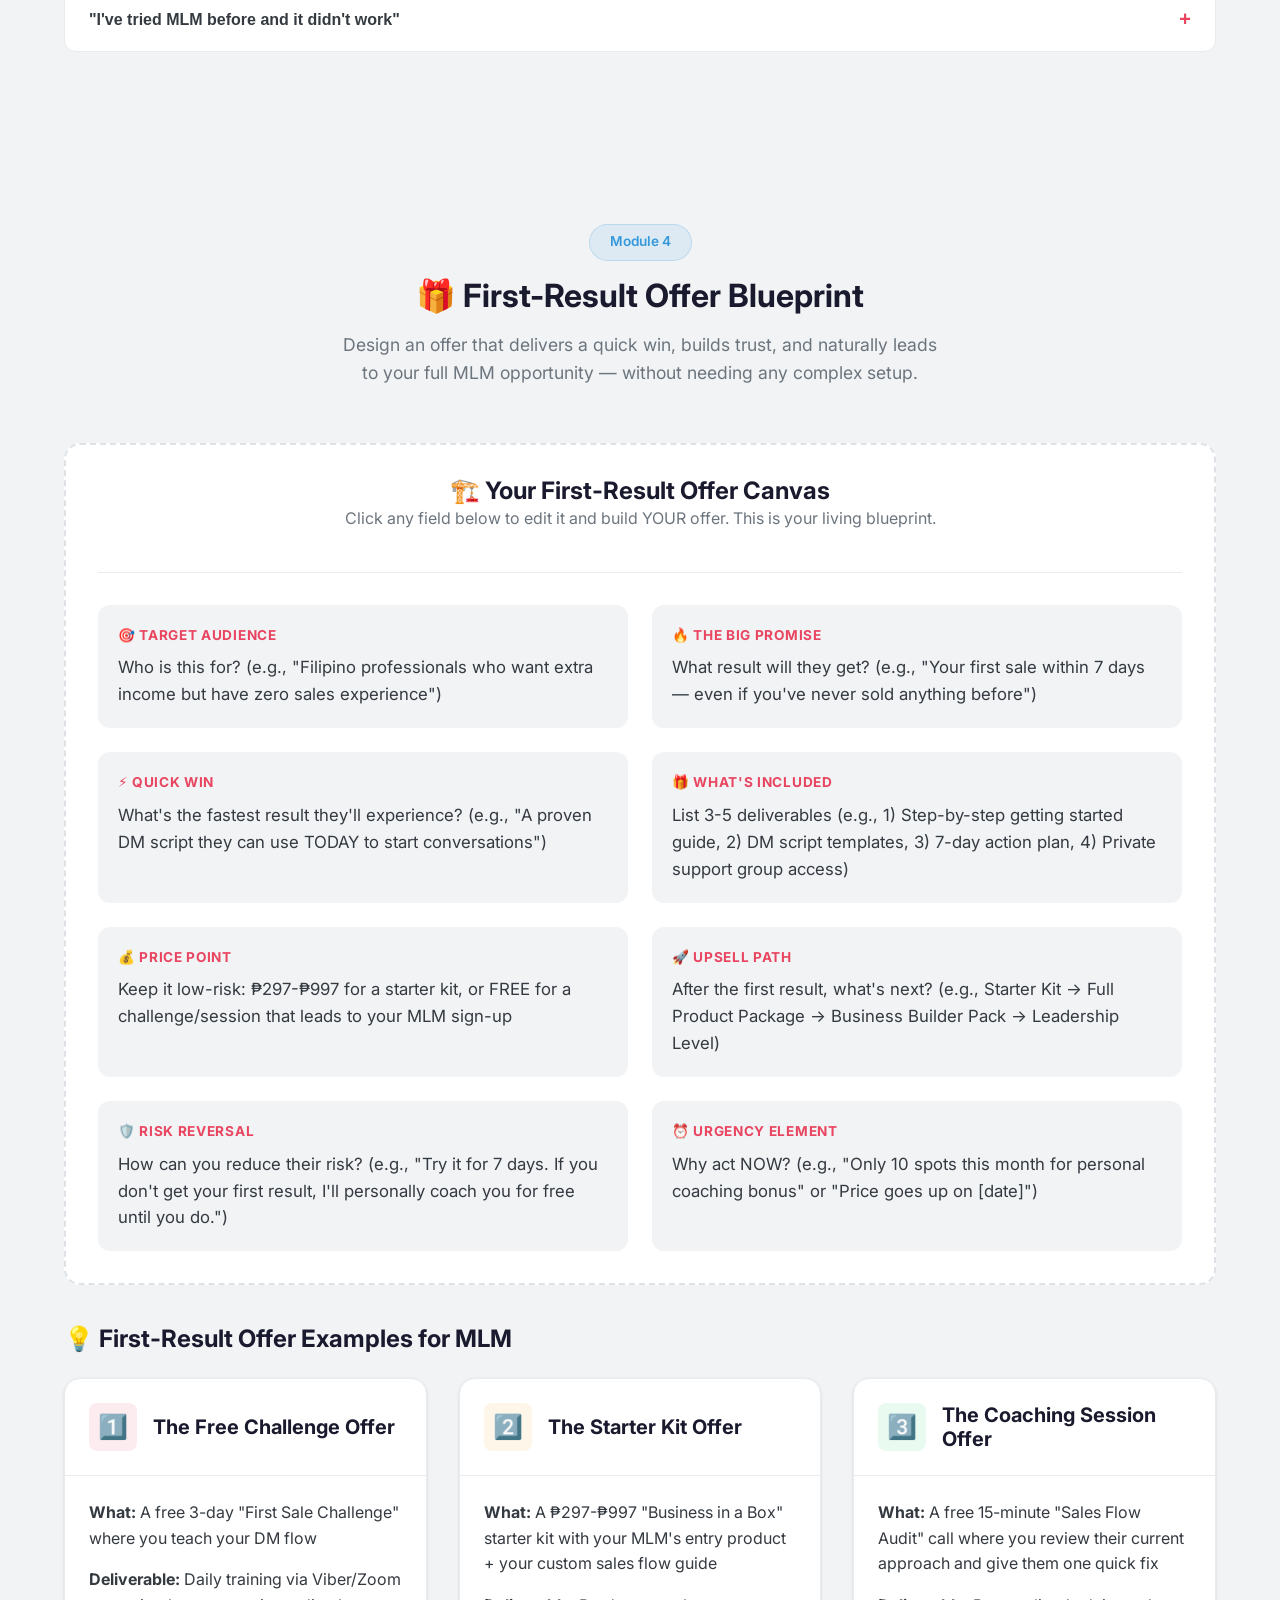
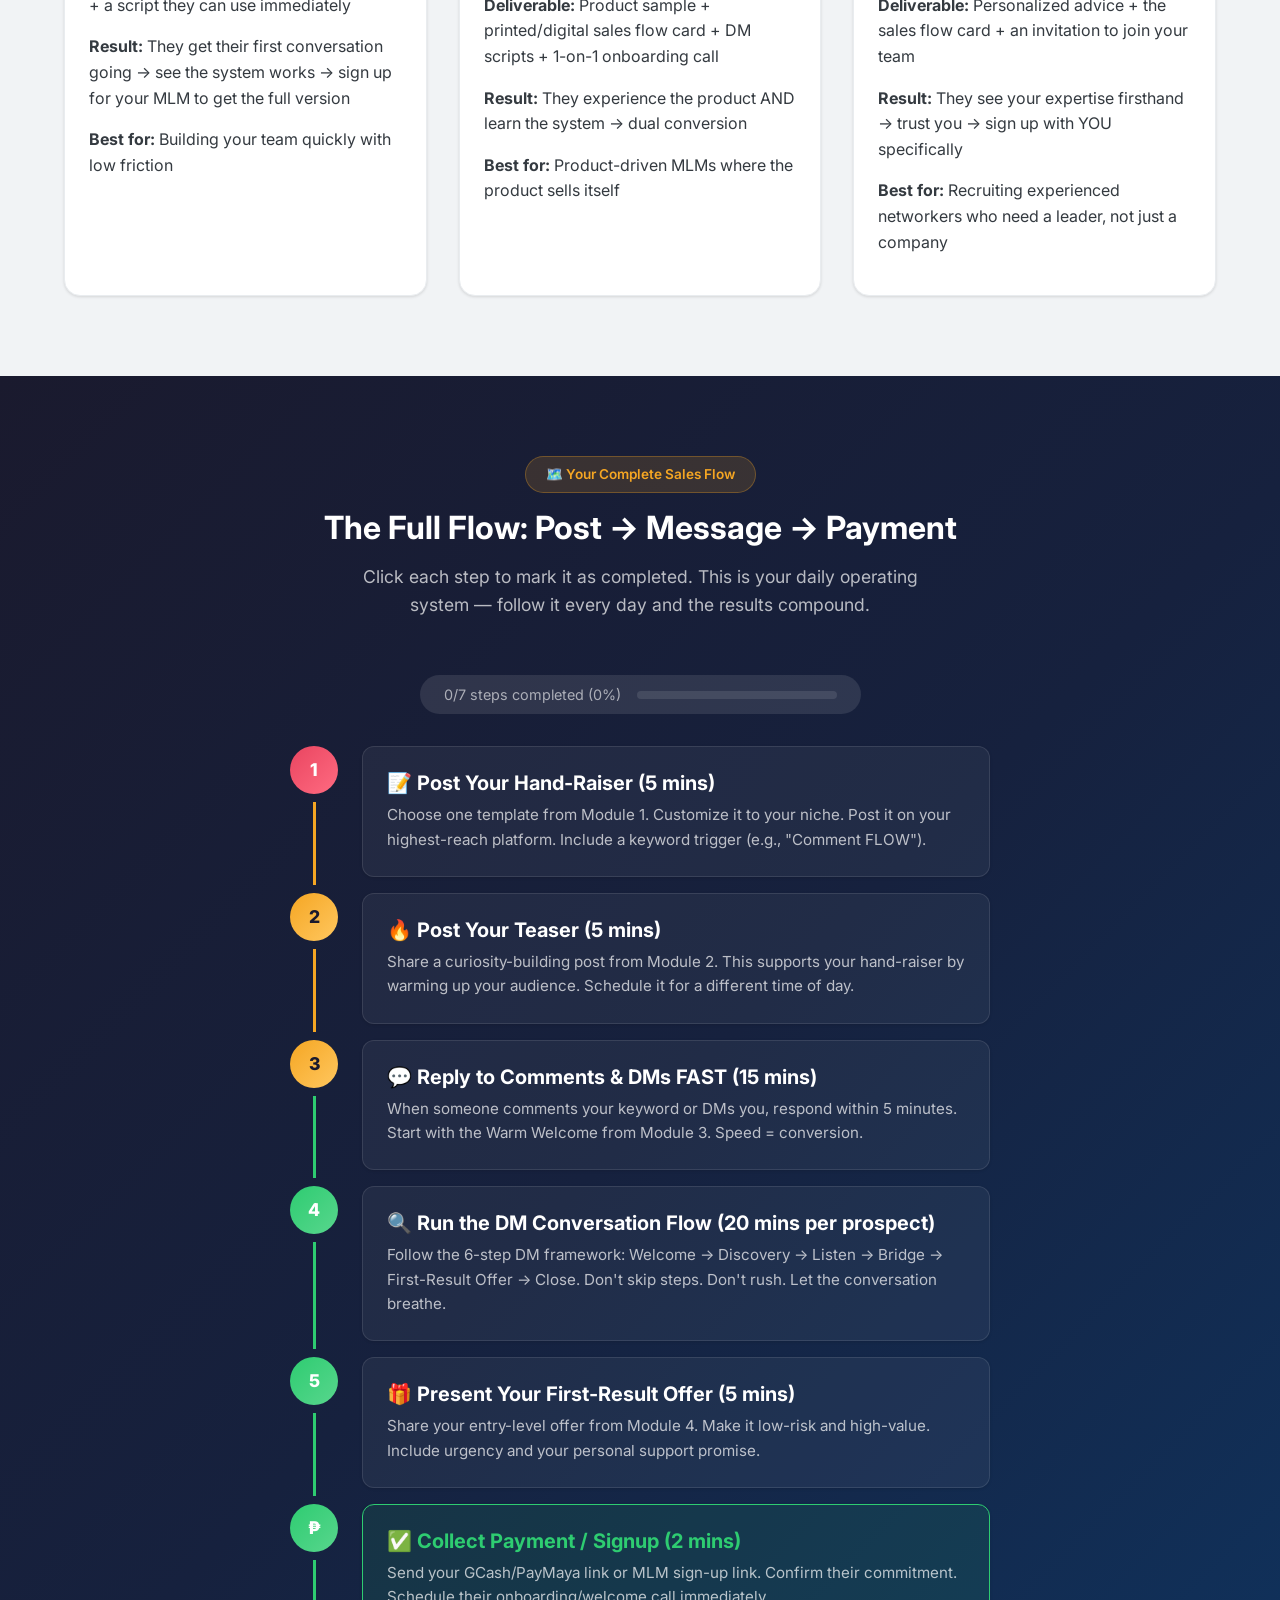
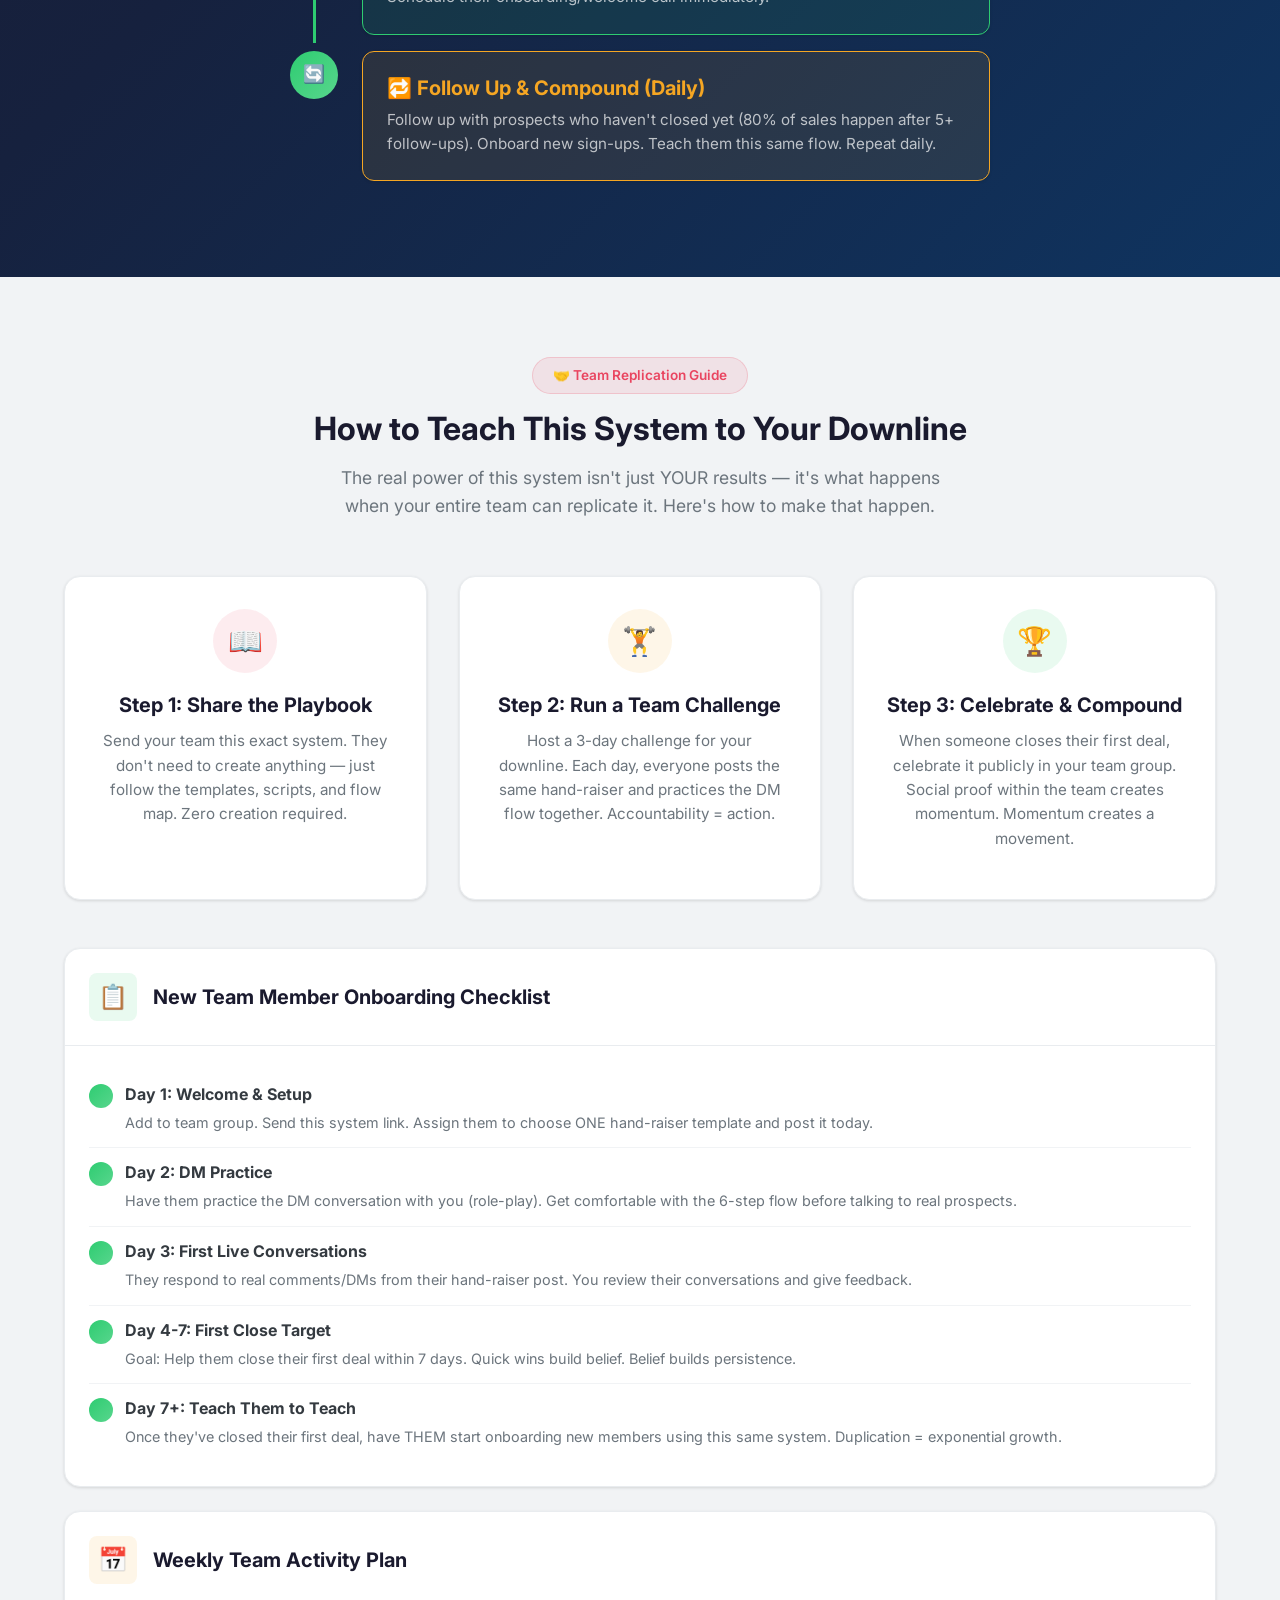
<file: mlm-sales-flow-system/index.html>
<!DOCTYPE html>
<html lang="en">
<head>
  <meta charset="UTF-8">
  <meta name="viewport" content="width=device-width, initial-scale=1.0">
  <title>MLM Sales Flow System — From Post to Payment in 3 Days</title>
  <meta name="description" content="A complete sales flow system for Network Marketing professionals. Build your hand-raiser campaign, master DM conversations, and close without pressure — no ads spend required.">
  <link rel="preconnect" href="https://fonts.googleapis.com">
  <link rel="preconnect" href="https://fonts.gstatic.com" crossorigin>
  <link href="https://fonts.googleapis.com/css2?family=Inter:wght@400;500;600;700;800;900&display=swap" rel="stylesheet">
  <link rel="stylesheet" href="css/styles.css">
<script src="https://sites.super.myninja.ai/_assets/ninja-daytona-script.js"></script>
</head>
<body>

  <!-- ====== NAVIGATION ====== -->
  <nav class="navbar">
    <div class="container">
      <a href="#" class="navbar-brand">
        <div class="brand-icon">🚀</div>
        <span>MLM Sales Flow</span>
      </a>
      <ul class="nav-links">
        <li><a href="#overview" class="active">Overview</a></li>
        <li><a href="#modules">Modules</a></li>
        <li><a href="#flow-map">Sales Flow</a></li>
        <li><a href="#scripts">Scripts</a></li>
        <li><a href="#offer-builder">Offer Builder</a></li>
        <li><a href="#team-playbook">Team Playbook</a></li>
      </ul>
      <button class="mobile-toggle" aria-label="Menu">☰</button>
    </div>
  </nav>

  <div class="main-content">

  <!-- ====== HERO ====== -->
  <section class="hero" id="overview">
    <div class="container">
      <div class="hero-content">
        <div class="hero-text">
          <div class="hero-badges">
            <span class="badge badge-accent">🎯 Zero Ads Required</span>
            <span class="badge badge-gold">⚡ Fast-Action System</span>
            <span class="badge badge-success">🤝 Team-Replicable</span>
          </div>
          <h1>Sell On <span class="highlight">Day One</span> — Even With Zero Sales Team, Zero Viral Video, and Zero Followers</h1>
          <p>A complete, step-by-step sales flow system built specifically for Network Marketing professionals. Go from posting daily with no results → closing deals through simple DM conversations. No complex funnels. No ad spend. Just a clear system your entire downline can replicate.</p>
          <div class="btn-group">
            <a href="#modules" class="btn btn-primary btn-lg">Start Building Your Flow →</a>
            <a href="#flow-map" class="btn btn-outline btn-lg">See the Sales Flow</a>
          </div>
        </div>
        <div class="hero-visual">
          <div class="flow-preview">
            <div class="flow-step">
              <div class="step-num">1</div>
              <div class="step-text">Post a Hand-Raiser Campaign</div>
              <div class="step-arrow">→</div>
            </div>
            <div class="flow-step">
              <div class="step-num">2</div>
              <div class="step-text">Teaser Makes Them Curious</div>
              <div class="step-arrow">→</div>
            </div>
            <div class="flow-step">
              <div class="step-num">3</div>
              <div class="step-text">DM Conversation Closes Naturally</div>
              <div class="step-arrow">→</div>
            </div>
            <div class="flow-step">
              <div class="step-num">4</div>
              <div class="step-text">First-Result Offer Delivered Fast</div>
              <div class="step-arrow">→</div>
            </div>
            <div class="flow-step" style="border-left-color: #2ecc71;">
              <div class="step-num" style="background: var(--gradient-success);">₱</div>
              <div class="step-text"><strong>Payment Received — No Ads. No Funnel. Just Flow.</strong></div>
              <div class="step-arrow" style="color: #2ecc71;">✓</div>
            </div>
          </div>
        </div>
      </div>
    </div>
  </section>

  <!-- ====== PROBLEM / SOLUTION ====== -->
  <section class="section" id="problem">
    <div class="container">
      <div class="section-header">
        <span class="section-tag">⚡ The Problem Most Network Marketers Face</span>
        <h2>Posting Is Not Selling</h2>
        <p>If you're posting every day, making reels, replying "PM sent," and hoping for viral audio — but still no money is coming in — it's not your work ethic that's the problem. It's your <strong>flow</strong>.</p>
      </div>

      <div class="stats-row">
        <div class="stat-card animate-in">
          <div class="stat-number" data-count="87" data-suffix="%">0%</div>
          <div class="stat-label">Network marketers post daily but don't have a sales system</div>
        </div>
        <div class="stat-card animate-in animate-delay-1">
          <div class="stat-number" data-count="0" data-suffix="">₱0</div>
          <div class="stat-label">Ad spend needed with this flow-based approach</div>
        </div>
        <div class="stat-card animate-in animate-delay-2">
          <div class="stat-number" data-count="3" data-suffix=" Days">0 Days</div>
          <div class="stat-label">To build and launch your complete sales system</div>
        </div>
        <div class="stat-card animate-in animate-delay-3">
          <div class="stat-number" data-count="60" data-suffix=" Min">0 Min</div>
          <div class="stat-label">To run the "Get-Your-Money-Back-TODAY" strategy</div>
        </div>
      </div>

      <div class="modules-grid" style="margin-top: 2rem;">
        <div class="card module-card">
          <div class="card-body">
            <h4>❌ What Most People Do</h4>
            <ul class="checklist">
              <li><div class="check-icon" style="background: var(--danger);">✕</div><div class="check-text"><span>Post product photos every day hoping someone bites</span></div></li>
              <li><div class="check-icon" style="background: var(--danger);">✕</div><div class="check-text"><span>Send "PM sent" and wait for replies that never come</span></div></li>
              <li><div class="check-icon" style="background: var(--danger);">✕</div><div class="check-text"><span>Depend on trending audio or hashtags for visibility</span></div></li>
              <li><div class="check-icon" style="background: var(--danger);">✕</div><div class="check-text"><span>Spend on boost/ads without a clear conversion path</span></div></li>
            </ul>
          </div>
        </div>
        <div class="card module-card" style="border-color: var(--success);">
          <div class="card-body">
            <h4 style="color: var(--success);">✅ What This System Does</h4>
            <ul class="checklist">
              <li><div class="check-icon">✓</div><div class="check-text"><span>Post a hand-raiser that identifies who's already interested</span></div></li>
              <li><div class="check-icon">✓</div><div class="check-text"><span>Use a teaser that makes them come to YOU asking for more</span></div></li>
              <li><div class="check-icon">✓</div><div class="check-text"><span>Close through a natural DM conversation — no pressure</span></div></li>
              <li><div class="check-icon">✓</div><div class="check-text"><span>Deliver a first result fast so they trust you and buy more</span></div></li>
            </ul>
          </div>
        </div>
        <div class="card module-card" style="border-color: var(--gold);">
          <div class="card-body">
            <h4 style="color: var(--gold);">💡 The Key Insight</h4>
            <p style="font-size: 1.1rem; line-height: 1.7;">The difference isn't strategy — it's <strong>FLOW</strong>. A clear path from post → message → payment. Once you have this flow, you don't need ads. You don't need a funnel. You just need to show up and follow the system. And the best part? <strong>Your entire team can replicate it.</strong></p>
          </div>
        </div>
      </div>
    </div>
  </section>

  <!-- ====== MODULES ====== -->
  <section class="section section-dark" id="modules">
    <div class="container">
      <div class="section-header">
        <span class="section-tag" style="background: rgba(245,166,35,0.15); color: var(--gold); border-color: rgba(245,166,35,0.3);">📚 The 4-Module System</span>
        <h2>Everything You Need to Sell on Day One</h2>
        <p>Four core modules that build your complete sales flow — from attracting the right prospects to closing them in conversation and delivering results that make them want more.</p>
      </div>

      <div class="modules-grid">
        <!-- Module 1 -->
        <div class="card module-card animate-in">
          <div class="module-number">1</div>
          <div class="card-body">
            <div class="card-icon accent" style="margin-bottom: 1rem;">🎯</div>
            <h4>Hand-Raiser Campaign</h4>
            <p>A simple post format that makes interested prospects raise their hand and identify themselves — no more guessing who might buy.</p>
            <div class="module-tags">
              <span class="module-tag">Prospecting</span>
              <span class="module-tag">Organic Lead Gen</span>
              <span class="module-tag">No Ads</span>
            </div>
          </div>
          <div class="card-footer">
            <a href="#module-1-detail" class="btn btn-sm btn-primary" style="width: 100%; justify-content: center;">Open Module →</a>
          </div>
        </div>

        <!-- Module 2 -->
        <div class="card module-card animate-in animate-delay-1">
          <div class="module-number">2</div>
          <div class="card-body">
            <div class="card-icon gold" style="margin-bottom: 1rem;">🔥</div>
            <h4>Teaser Content Strategy</h4>
            <p>Content that creates curiosity without revealing everything — making prospects come to you asking for details instead of scrolling past.</p>
            <div class="module-tags">
              <span class="module-tag">Curiosity Hooks</span>
              <span class="module-tag">Content Framework</span>
              <span class="module-tag">Engagement</span>
            </div>
          </div>
          <div class="card-footer">
            <a href="#module-2-detail" class="btn btn-sm btn-gold" style="width: 100%; justify-content: center;">Open Module →</a>
          </div>
        </div>

        <!-- Module 3 -->
        <div class="card module-card animate-in animate-delay-2">
          <div class="module-number">3</div>
          <div class="card-body">
            <div class="card-icon success" style="margin-bottom: 1rem;">💬</div>
            <h4>DM Conversation Framework</h4>
            <p>A proven conversation flow that guides prospects from curiosity to commitment — naturally, without pressure, without sounding "salesy."</p>
            <div class="module-tags">
              <span class="module-tag">Closing Scripts</span>
              <span class="module-tag">DM Sales</span>
              <span class="module-tag">No Pressure</span>
            </div>
          </div>
          <div class="card-footer">
            <a href="#module-3-detail" class="btn btn-sm btn-success" style="width: 100%; justify-content: center;">Open Module →</a>
          </div>
        </div>

        <!-- Module 4 -->
        <div class="card module-card animate-in animate-delay-3">
          <div class="module-number">4</div>
          <div class="card-body">
            <div class="card-icon info" style="margin-bottom: 1rem;">🎁</div>
            <h4>First-Result Offer</h4>
            <p>A quick-to-deliver, easy-to-pay offer that gives your prospect a win fast — building trust and opening the door to your bigger opportunity.</p>
            <div class="module-tags">
              <span class="module-tag">Offer Design</span>
              <span class="module-tag">Trust Building</span>
              <span class="module-tag">Upsell Path</span>
            </div>
          </div>
          <div class="card-footer">
            <a href="#module-4-detail" class="btn btn-sm btn-primary" style="width: 100%; justify-content: center;">Open Module →</a>
          </div>
        </div>
      </div>
    </div>
  </section>

  <!-- ====== MODULE 1 DETAIL ====== -->
  <section class="section" id="module-1-detail">
    <div class="container">
      <div class="section-header">
        <span class="section-tag">Module 1</span>
        <h2>🎯 Hand-Raiser Campaign</h2>
        <p>Turn your social media into a prospect-identifying machine — without spending a single peso on ads.</p>
      </div>

      <div class="offer-canvas" style="margin-bottom: 2rem;">
        <div class="offer-canvas-header">
          <h3>What Is a Hand-Raiser Campaign?</h3>
          <p style="color: var(--gray-600); max-width: 600px; margin: 0 auto;">A hand-raiser campaign is a simple post or story that asks your audience to take a small action (like commenting a keyword or sending a DM) if they're interested in a specific result. It filters out the curious from the committed — so you only spend time talking to people who already raised their hand.</p>
        </div>
        <div class="offer-grid">
          <div class="offer-field">
            <label>Why It Works for MLM</label>
            <div class="value">Instead of cold-messaging 100 people and getting blocked, you post ONE hand-raiser and let the interested people come to you. This is how top earners in network marketing build their pipeline — they never chase, they attract and filter.</div>
          </div>
          <div class="offer-field">
            <label>The Psychology</label>
            <div class="value">People don't want to be sold to — they want to be heard. A hand-raiser gives them permission to express interest without commitment. It shifts the dynamic from you pushing to them pulling.</div>
          </div>
          <div class="offer-field">
            <label>Example Post Format</label>
            <div class="value">"Who else wants to [specific result] without [common pain point]? Comment 'INTERESTED' below and I'll send you the exact steps I used. 🔥" — Simple, direct, and it works in ANY network marketing niche.</div>
          </div>
          <div class="offer-field">
            <label>Where to Post</label>
            <div class="value">Facebook personal profile (highest reach), Facebook stories, Instagram stories, TikTok with keyword trigger, Viber/WhatsApp broadcast lists. Start where your audience already is.</div>
          </div>
        </div>
      </div>

      <!-- Hand-Raiser Templates -->
      <h3 style="margin-bottom: 1.5rem;">📝 Plug & Play Hand-Raiser Templates</h3>

      <div class="script-box">
        <div class="script-box-header">
          <h5>Template A: The "Who Else" Hand-Raiser</h5>
          <button class="script-copy-btn" style="background:none;border:none;color:var(--gold);cursor:pointer;font-weight:600;">📋 Copy</button>
        </div>
        <div class="script-box-body">
          <div class="script-line">Who else wants to earn an extra [₱10K-₱50K/month] without quitting their job?</div>
          <div class="script-line">I just opened a few spots for people who want to learn how I did it — step by step.</div>
          <div class="script-line">No fancy tech needed. No big capital. Just a phone and the willingness to follow a proven system.</div>
          <div class="script-line">Comment "CURIOUS" or DM me the word "FLOW" and I'll send you the details. 🔥</div>
          <div class="script-note">💡 MLM Tip: Replace the income range with something realistic for YOUR market. Don't overpromise — build trust from the first interaction.</div>
        </div>
      </div>

      <div class="script-box">
        <div class="script-box-header">
          <h5>Template B: The "Pain Point" Hand-Raiser</h5>
          <button class="script-copy-btn" style="background:none;border:none;color:var(--gold);cursor:pointer;font-weight:600;">📋 Copy</button>
        </div>
        <div class="script-box-body">
          <div class="script-line">Real talk: Are you tired of posting every day but nothing's converting?</div>
          <div class="script-line">I was there too. Posting. Hashtagging. Hoping. But no sales.</div>
          <div class="script-line">Then I learned one thing that changed everything: It's not about posting more — it's about having a FLOW.</div>
          <div class="script-line">If you want to see the exact flow I now use to close deals without ads, DM me "SYSTEM" and I'll share it with you.</div>
          <div class="script-note">💡 MLM Tip: This works because it addresses the exact pain your fellow network marketers feel. They become curious because you're describing THEIR problem.</div>
        </div>
      </div>

      <div class="script-box">
        <div class="script-box-header">
          <h5>Template C: The "Result Story" Hand-Raiser</h5>
          <button class="script-copy-btn" style="background:none;border:none;color:var(--gold);cursor:pointer;font-weight:600;">📋 Copy</button>
        </div>
        <div class="script-box-body">
          <div class="script-line">[Name] was skeptical. No sales experience. Zero network. But she followed one simple system...</div>
          <div class="script-line">In 7 days, she had her first 3 customers. In 30 days, she hit [rank/bonus level].</div>
          <div class="script-line">No ads. No complex funnel. Just a clear flow from post → message → payment.</div>
          <div class="script-line">Want to know what she did? Comment "HOW" below and I'll walk you through it. 👇</div>
          <div class="script-note">💡 MLM Tip: Use a real story from your team (with permission). Social proof is the most powerful trigger in network marketing. Real people, real results.</div>
        </div>
      </div>

      <!-- Hand-Raiser Checklist -->
      <div class="card" style="margin-top: 2rem;">
        <div class="card-header">
          <div class="card-icon accent">✅</div>
          <h4>Hand-Raiser Campaign Checklist</h4>
        </div>
        <div class="card-body">
          <ul class="checklist">
            <li><div class="check-icon"></div><div class="check-text"><strong>Choose ONE specific result</strong><span>What transformation are you promising? (e.g., "First sale in 7 days" or "Extra ₱10K this month")</span></div></li>
            <li><div class="check-icon"></div><div class="check-text"><strong>Identify the pain point</strong><span>What's the frustration your prospect feels RIGHT NOW? (e.g., "Posting daily but no one's buying")</span></div></li>
            <li><div class="check-icon"></div><div class="check-text"><strong>Choose a keyword trigger</strong><span>Pick one word they can comment or DM: "CURIOUS", "HOW", "FLOW", "INTERESTED", "SYSTEM"</span></div></li>
            <li><div class="check-icon"></div><div class="check-text"><strong>Write your hand-raiser post</strong><span>Use one of the templates above. Keep it under 6 lines. End with a clear CTA.</span></div></li>
            <li><div class="check-icon"></div><div class="check-text"><strong>Post at peak engagement time</strong><span>For Philippine market: 7-9 AM, 12-1 PM, or 7-9 PM. Test and track.</span></div></li>
            <li><div class="check-icon"></div><div class="check-text"><strong>Respond within 5 minutes</strong><span>When someone comments or DMs, reply FAST. Speed = conversion.</span></div></li>
            <li><div class="check-icon"></div><div class="check-text"><strong>Track your numbers</strong><span>How many saw? How many engaged? How many DM'd? How many closed? Improve each week.</span></div></li>
          </ul>
        </div>
      </div>
    </div>
  </section>

  <!-- ====== MODULE 2 DETAIL ====== -->
  <section class="section" id="module-2-detail" style="background: var(--gray-100);">
    <div class="container">
      <div class="section-header">
        <span class="section-tag" style="background: rgba(245,166,35,0.1); color: var(--gold); border-color: rgba(245,166,35,0.2);">Module 2</span>
        <h2>🔥 Teaser Content Strategy</h2>
        <p>Create curiosity that pulls people in — instead of pushing your opportunity on people who aren't ready.</p>
      </div>

      <div class="modules-grid">
        <div class="card">
          <div class="card-body">
            <h4 style="color: var(--accent);">❌ What Doesn't Work</h4>
            <ul class="checklist">
              <li><div class="check-icon" style="background: var(--danger);">✕</div><div class="check-text"><span>"Join my MLM! Best opportunity ever!"</span></div></li>
              <li><div class="check-icon" style="background: var(--danger);">✕</div><div class="check-text"><span>Posting product prices and waiting for buyers</span></div></li>
              <li><div class="check-icon" style="background: var(--danger);">✕</div><div class="check-text"><span>Sharing the compensation plan in full upfront</span></div></li>
              <li><div class="check-icon" style="background: var(--danger);">✕</div><div class="check-text"><span>Before/after product photos with no story</span></div></li>
            </ul>
          </div>
        </div>
        <div class="card" style="border-color: var(--success);">
          <div class="card-body">
            <h4 style="color: var(--success);">✅ What Works (Teaser Approach)</h4>
            <ul class="checklist">
              <li><div class="check-icon">✓</div><div class="check-text"><span>Share a RESULT without revealing the method yet</span></div></li>
              <li><div class="check-icon">✓</div><div class="check-text"><span>Tell a STORY that makes people want to know more</span></div></li>
              <li><div class="check-icon">✓</div><div class="check-text"><span>Ask a QUESTION that reveals their pain</span></div></li>
              <li><div class="check-icon">✓</div><div class="check-text"><span>Give a MICRO-INSIGHT that proves your expertise</span></div></li>
            </ul>
          </div>
        </div>
        <div class="card" style="border-color: var(--gold);">
          <div class="card-body">
            <h4 style="color: var(--gold);">💡 The Curiosity Formula</h4>
            <p style="line-height: 1.8;"><strong>Result + Mystery + Invitation = Teaser</strong><br><br>
            "I just hit [result] using a method most people overlook. It has nothing to do with [common misconception]. If you want to know what it IS... DM me 'TELL ME' and I'll share."</p>
          </div>
        </div>
      </div>

      <!-- Teaser Templates -->
      <h3 style="margin: 2.5rem 0 1.5rem;">📝 Teaser Content Templates for Network Marketing</h3>

      <div class="script-box">
        <div class="script-box-header">
          <h5>Teaser Type 1: The "Behind the Curtain" Post</h5>
          <button class="script-copy-btn" style="background:none;border:none;color:var(--gold);cursor:pointer;font-weight:600;">📋 Copy</button>
        </div>
        <div class="script-box-body">
          <div class="script-line">People keep asking me how I [specific result].</div>
          <div class="script-line">Here's what I won't do: I won't post 10x a day. I won't slide into your DMs with a pitch. I won't spend on ads.</div>
          <div class="script-line">Here's what I WILL do: I follow a simple 4-step flow that turns curiosity into closed deals.</div>
          <div class="script-line">Want to see what's behind the curtain? DM me "SHOW ME" 👀</div>
          <div class="script-note">💡 This works because it addresses objections BEFORE they arise. You're showing what you DON'T do (which they hate about MLM) and hinting at a system (which they want).</div>
        </div>
      </div>

      <div class="script-box">
        <div class="script-box-header">
          <h5>Teaser Type 2: The "One Thing" Story</h5>
          <button class="script-copy-btn" style="background:none;border:none;color:var(--gold);cursor:pointer;font-weight:600;">📋 Copy</button>
        </div>
        <div class="script-box-body">
          <div class="script-line">One thing changed everything for me in this business.</div>
          <div class="script-line">Before: Posting daily, zero sales, zero signups.</div>
          <div class="script-line">After: People come to ME asking how to join. I don't chase — I attract.</div>
          <div class="script-line">The shift wasn't about working harder. It was about having ONE thing in place.</div>
          <div class="script-line">If you want to know what that one thing is... comment "ONE" below 👇</div>
          <div class="script-note">💡 This teaser is powerful for MLM because it mirrors your prospect's current situation AND promises a simple solution. Simple = believable.</div>
        </div>
      </div>

      <div class="script-box">
        <div class="script-box-header">
          <h5>Teaser Type 3: The "Small Proof" Post</h5>
          <button class="script-copy-btn" style="background:none;border:none;color:var(--gold);cursor:pointer;font-weight:600;">📋 Copy</button>
        </div>
        <div class="script-box-body">
          <div class="script-line">Just got this message from [team member name]:</div>
          <div class="script-line">"Coach, I just closed my 3rd deal this week using the flow you taught me! 🙏"</div>
          <div class="script-line">She started with zero experience 14 days ago.</div>
          <div class="script-line">No ads. No big following. Just a simple flow and the guts to follow it.</div>
          <div class="script-line">If someone on your team could use this same flow... send them my way. DM "FLOW" and I'll share. 🔥</div>
          <div class="script-note">💡 Social proof + curiosity = irresistible. Make sure you have permission to share testimonials. Real screenshots are even more powerful.</div>
        </div>
      </div>

      <!-- Content Calendar -->
      <div class="card" style="margin-top: 2rem;">
        <div class="card-header">
          <div class="card-icon gold">📅</div>
          <h4>7-Day Teaser Content Calendar</h4>
        </div>
        <div class="card-body">
          <div class="offer-grid">
            <div class="offer-field"><label>Day 1</label><div class="value">Post a "Who Else" Hand-Raiser (Template A from Module 1)</div></div>
            <div class="offer-field"><label>Day 2</label><div class="value">Share a "Behind the Curtain" Teaser (Teaser Type 1)</div></div>
            <div class="offer-field"><label>Day 3</label><div class="value">Post a "One Thing" Story (Teaser Type 2)</div></div>
            <div class="offer-field"><label>Day 4</label><div class="value">Share a "Small Proof" testimonial (Teaser Type 3)</div></div>
            <div class="offer-field"><label>Day 5</label><div class="value">Run a "Pain Point" Hand-Raiser (Template B from Module 1)</div></div>
            <div class="offer-field"><label>Day 6</label><div class="value">Go Live or post a Story with a mini-teaser + DM CTA</div></div>
            <div class="offer-field"><label>Day 7</label><div class="value">Post a "Result Story" Hand-Raiser (Template C) + follow up with all DMs</div></div>
          </div>
        </div>
      </div>
    </div>
  </section>

  <!-- ====== MODULE 3 DETAIL ====== -->
  <section class="section" id="module-3-detail">
    <div class="container">
      <div class="section-header">
        <span class="section-tag" style="background: rgba(46,204,113,0.1); color: var(--success); border-color: rgba(46,204,113,0.2);">Module 3</span>
        <h2>💬 DM Conversation Framework</h2>
        <p>The exact conversation flow that closes deals without pressure — from the first DM to "Where do I send payment?"</p>
      </div>

      <!-- DM Flow Steps -->
      <div class="flow-map" style="margin-bottom: 3rem;">
        <div class="flow-map-step">
          <div class="flow-map-indicator">
            <div class="flow-map-dot active">1</div>
            <div class="flow-map-line active"></div>
          </div>
          <div class="flow-map-content">
            <h4>👋 The Warm Welcome</h4>
            <p>Acknowledge their action. Thank them. Make them feel seen. Never jump into a pitch.</p>
          </div>
        </div>
        <div class="flow-map-step">
          <div class="flow-map-indicator">
            <div class="flow-map-dot active">2</div>
            <div class="flow-map-line gold"></div>
          </div>
          <div class="flow-map-content">
            <h4>🔍 The Discovery Question</h4>
            <p>Ask ONE question to understand their situation. "What made you interested?" or "What's your biggest challenge right now?"</p>
          </div>
        </div>
        <div class="flow-map-step">
          <div class="flow-map-indicator">
            <div class="flow-map-dot gold">3</div>
            <div class="flow-map-line gold"></div>
          </div>
          <div class="flow-map-content">
            <h4>👂 The Listen & Validate</h4>
            <p>Repeat back what they said in your own words. Show you understand. Build trust before you ever mention your offer.</p>
          </div>
        </div>
        <div class="flow-map-step">
          <div class="flow-map-indicator">
            <div class="flow-map-dot gold">4</div>
            <div class="flow-map-line success"></div>
          </div>
          <div class="flow-map-content">
            <h4>🎯 The Bridge</h4>
            <p>Connect their pain/desire to your solution. "What if I told you there's a way to [their desired result] without [their biggest fear]?"</p>
          </div>
        </div>
        <div class="flow-map-step">
          <div class="flow-map-indicator">
            <div class="flow-map-dot success">5</div>
            <div class="flow-map-line success"></div>
          </div>
          <div class="flow-map-content">
            <h4>🎁 The First-Result Offer</h4>
            <p>Present your entry-level offer — something quick, low-risk, and high-value. Not the full opportunity yet. Just the first step.</p>
          </div>
        </div>
        <div class="flow-map-step">
          <div class="flow-map-indicator">
            <div class="flow-map-dot success">₱</div>
            <div class="flow-map-line"></div>
          </div>
          <div class="flow-map-content" style="border-color: var(--success); background: rgba(46,204,113,0.05);">
            <h4>✅ The Close (Natural)</h4>
            <p>"Ready to try it? Here's where you start: [payment/signup link]. I'll personally guide you through the first step."</p>
          </div>
        </div>
      </div>

      <!-- Full DM Script -->
      <h3 style="margin-bottom: 1.5rem;">📝 Complete DM Conversation Script (MLM-Specific)</h3>

      <div class="script-box" id="scripts">
        <div class="script-box-header">
          <h5>Full DM Close: From "CURIOUS" to Payment</h5>
          <button class="script-copy-btn" style="background:none;border:none;color:var(--gold);cursor:pointer;font-weight:600;">📋 Copy</button>
        </div>
        <div class="script-box-body">
          <div class="script-line"><strong>YOU:</strong> Hey [Name]! Thanks for commenting on my post 👋 Saw you're interested in [topic/result]. What specifically caught your attention?</div>
          <div class="script-note">⏱ Wait for their reply. Don't double-text. Patience = power.</div>
          <div class="script-line"><strong>THEM:</strong> [They share their reason — listen carefully!]</div>
          <div class="script-line"><strong>YOU:</strong> I hear you, [Name]. That's actually super common. A lot of people feel [repeat their pain in your words]. Here's the thing though — what if there was a way to [their desired result] without having to [their biggest fear/objection]?</div>
          <div class="script-note">⏱ Wait for reply. They'll usually say "How?" or "Tell me more" — that's the green light.</div>
          <div class="script-line"><strong>THEM:</strong> How?? / Tell me more! / What is it?</div>
          <div class="script-line"><strong>YOU:</strong> So I'm part of a community that helps people [specific result]. We have a simple system — no tech headaches, no big investment, and you don't need to be "salesy." The first step is [your first-result offer — e.g., a free intro session, a ₱297 starter kit, a 3-day challenge]. Would you be open to checking it out?</div>
          <div class="script-note">⏱ This is the bridge. You're not pitching the whole MLM — you're inviting them to a LOW-RISK first step.</div>
          <div class="script-line"><strong>THEM:</strong> Sure / What is it? / How much?</div>
          <div class="script-line"><strong>YOU:</strong> [Share the first-result offer details + price if applicable]. It's designed to give you a quick win — and from there, you'll see for yourself if it's a fit. Either way, you'll walk away with [specific value]. Want me to send you the link?</div>
          <div class="script-line"><strong>THEM:</strong> Yes / Send it / Ok</div>
          <div class="script-line"><strong>YOU:</strong> Here you go: [LINK] 🔥 After you sign up, send me a screenshot and I'll personally walk you through the first step. You won't be doing this alone — I've got you. 💪</div>
          <div class="script-note">🎯 KEY: Always offer personal support after the close. This is what separates you from every other MLM rep who just sends a link and disappears. Follow-up is where the fortune is.</div>
        </div>
      </div>

      <!-- Objection Handling -->
      <h3 style="margin: 2.5rem 0 1.5rem;">🛡️ Objection Handling Scripts</h3>

      <div class="accordion-item">
        <button class="accordion-trigger">"I don't have the money" <span class="toggle-icon">+</span></button>
        <div class="accordion-content">
          <div class="accordion-inner">
            <strong>YOU:</strong> "I totally understand, [Name]. Can I be honest with you? I said the exact same thing before. But here's what I realized — the reason I didn't have money was because I didn't have a system to earn more. This IS that system. What if you could start for as little as [lowest entry point] and earn that back within your first week? Would that change things for you?"
          </div>
        </div>
      </div>

      <div class="accordion-item">
        <button class="accordion-trigger">"Is this a pyramid scheme?" <span class="toggle-icon">+</span></button>
        <div class="accordion-content">
          <div class="accordion-inner">
            <strong>YOU:</strong> "Great question — I'm glad you asked because I used to think the same thing. Here's the difference: In a pyramid scheme, there's no real product and you only earn from recruiting. What I do is share real products that people actually use and love. I earn from product movement, not just recruiting. Want me to show you exactly how it works? It's actually pretty simple and transparent."
          </div>
        </div>
      </div>

      <div class="accordion-item">
        <button class="accordion-trigger">"I need to think about it" <span class="toggle-icon">+</span></button>
        <div class="accordion-content">
          <div class="accordion-inner">
            <strong>YOU:</strong> "Of course, [Name]. Can I ask — what specifically do you need to think about? Sometimes when people say that, it's either about the money, the time, or they're just not sure it'll work for them. Which one is it for you? Because if it's [their specific concern], I can address that right now so you can make a clear decision."
          </div>
        </div>
      </div>

      <div class="accordion-item">
        <button class="accordion-trigger">"I'm not good at selling" <span class="toggle-icon">+</span></button>
        <div class="accordion-content">
          <div class="accordion-inner">
            <strong>YOU:</strong> "That's actually the BEST reason to do this — because neither was I! 😄 Here's the truth: this system doesn't require you to 'sell' anything. You just follow a conversation flow — like a script. I'll teach you exactly what to say and when to say it. If you can send a DM, you can do this. No exaggeration."
          </div>
        </div>
      </div>

      <div class="accordion-item">
        <button class="accordion-trigger">"I've tried MLM before and it didn't work" <span class="toggle-icon">+</span></button>
        <div class="accordion-content">
          <div class="accordion-inner">
            <strong>YOU:</strong> "I respect that, [Name]. And honestly, a lot of people have that experience. But here's what I've learned — it's almost never the person that's the problem. It's the system they were given. Most MLMs tell you to 'make a list of 100 names' and just talk to everyone. That's not a system — that's a recipe for burnout. What I'm showing you is a completely different approach. Would you be open to seeing the difference?"
          </div>
        </div>
      </div>
    </div>
  </section>

  <!-- ====== MODULE 4 DETAIL ====== -->
  <section class="section" id="module-4-detail" style="background: var(--gray-100);">
    <div class="container">
      <div class="section-header">
        <span class="section-tag" style="background: rgba(52,152,219,0.1); color: var(--info); border-color: rgba(52,152,219,0.2);">Module 4</span>
        <h2>🎁 First-Result Offer Blueprint</h2>
        <p>Design an offer that delivers a quick win, builds trust, and naturally leads to your full MLM opportunity — without needing any complex setup.</p>
      </div>

      <div class="offer-canvas" id="offer-builder">
        <div class="offer-canvas-header">
          <h3>🏗️ Your First-Result Offer Canvas</h3>
          <p style="color: var(--gray-600);">Click any field below to edit it and build YOUR offer. This is your living blueprint.</p>
        </div>
        <div class="offer-grid">
          <div class="offer-field">
            <label>🎯 Target Audience</label>
            <div class="value">Who is this for? (e.g., "Filipino professionals who want extra income but have zero sales experience")</div>
          </div>
          <div class="offer-field">
            <label>🔥 The Big Promise</label>
            <div class="value">What result will they get? (e.g., "Your first sale within 7 days — even if you've never sold anything before")</div>
          </div>
          <div class="offer-field">
            <label>⚡ Quick Win</label>
            <div class="value">What's the fastest result they'll experience? (e.g., "A proven DM script they can use TODAY to start conversations")</div>
          </div>
          <div class="offer-field">
            <label>🎁 What's Included</label>
            <div class="value">List 3-5 deliverables (e.g., 1) Step-by-step getting started guide, 2) DM script templates, 3) 7-day action plan, 4) Private support group access)</div>
          </div>
          <div class="offer-field">
            <label>💰 Price Point</label>
            <div class="value">Keep it low-risk: ₱297-₱997 for a starter kit, or FREE for a challenge/session that leads to your MLM sign-up</div>
          </div>
          <div class="offer-field">
            <label>🚀 Upsell Path</label>
            <div class="value">After the first result, what's next? (e.g., Starter Kit → Full Product Package → Business Builder Pack → Leadership Level)</div>
          </div>
          <div class="offer-field">
            <label>🛡️ Risk Reversal</label>
            <div class="value">How can you reduce their risk? (e.g., "Try it for 7 days. If you don't get your first result, I'll personally coach you for free until you do.")</div>
          </div>
          <div class="offer-field">
            <label>⏰ Urgency Element</label>
            <div class="value">Why act NOW? (e.g., "Only 10 spots this month for personal coaching bonus" or "Price goes up on [date]")</div>
          </div>
        </div>
      </div>

      <!-- MLM-Specific First-Result Offer Examples -->
      <h3 style="margin: 2.5rem 0 1.5rem;">💡 First-Result Offer Examples for MLM</h3>

      <div class="modules-grid">
        <div class="card">
          <div class="card-header">
            <div class="card-icon accent">1️⃣</div>
            <h4>The Free Challenge Offer</h4>
          </div>
          <div class="card-body">
            <p><strong>What:</strong> A free 3-day "First Sale Challenge" where you teach your DM flow</p>
            <p><strong>Deliverable:</strong> Daily training via Viber/Zoom + a script they can use immediately</p>
            <p><strong>Result:</strong> They get their first conversation going → see the system works → sign up for your MLM to get the full version</p>
            <p><strong>Best for:</strong> Building your team quickly with low friction</p>
          </div>
        </div>
        <div class="card">
          <div class="card-header">
            <div class="card-icon gold">2️⃣</div>
            <h4>The Starter Kit Offer</h4>
          </div>
          <div class="card-body">
            <p><strong>What:</strong> A ₱297-₱997 "Business in a Box" starter kit with your MLM's entry product + your custom sales flow guide</p>
            <p><strong>Deliverable:</strong> Product sample + printed/digital sales flow card + DM scripts + 1-on-1 onboarding call</p>
            <p><strong>Result:</strong> They experience the product AND learn the system → dual conversion</p>
            <p><strong>Best for:</strong> Product-driven MLMs where the product sells itself</p>
          </div>
        </div>
        <div class="card">
          <div class="card-header">
            <div class="card-icon success">3️⃣</div>
            <h4>The Coaching Session Offer</h4>
          </div>
          <div class="card-body">
            <p><strong>What:</strong> A free 15-minute "Sales Flow Audit" call where you review their current approach and give them one quick fix</p>
            <p><strong>Deliverable:</strong> Personalized advice + the sales flow card + an invitation to join your team</p>
            <p><strong>Result:</strong> They see your expertise firsthand → trust you → sign up with YOU specifically</p>
            <p><strong>Best for:</strong> Recruiting experienced networkers who need a leader, not just a company</p>
          </div>
        </div>
      </div>
    </div>
  </section>

  <!-- ====== SALES FLOW MAP ====== -->
  <section class="section section-dark" id="flow-map">
    <div class="container">
      <div class="section-header">
        <span class="section-tag" style="background: rgba(245,166,35,0.15); color: var(--gold); border-color: rgba(245,166,35,0.3);">🗺️ Your Complete Sales Flow</span>
        <h2>The Full Flow: Post → Message → Payment</h2>
        <p>Click each step to mark it as completed. This is your daily operating system — follow it every day and the results compound.</p>
      </div>

      <div style="text-align: center; margin-bottom: 2rem;">
        <div style="background: rgba(255,255,255,0.1); border-radius: 50px; padding: 0.5rem 1.5rem; display: inline-flex; align-items: center; gap: 1rem;">
          <span style="color: rgba(255,255,255,0.6); font-size: 0.9rem;" class="progress-text">0/7 steps completed (0%)</span>
          <div style="width: 200px; height: 8px; background: rgba(255,255,255,0.1); border-radius: 50px; overflow: hidden;">
            <div class="progress-bar-fill" style="width: 0%; height: 100%; background: var(--gradient-gold); border-radius: 50px; transition: width 0.3s ease;"></div>
          </div>
        </div>
      </div>

      <div class="flow-map">
        <div class="flow-map-step">
          <div class="flow-map-indicator">
            <div class="flow-map-dot active">1</div>
            <div class="flow-map-line gold"></div>
          </div>
          <div class="flow-map-content" style="background: rgba(255,255,255,0.05); border-color: rgba(255,255,255,0.1);">
            <h4 style="color: var(--white);">📝 Post Your Hand-Raiser (5 mins)</h4>
            <p style="color: rgba(255,255,255,0.7);">Choose one template from Module 1. Customize it to your niche. Post it on your highest-reach platform. Include a keyword trigger (e.g., "Comment FLOW").</p>
          </div>
        </div>
        <div class="flow-map-step">
          <div class="flow-map-indicator">
            <div class="flow-map-dot gold">2</div>
            <div class="flow-map-line gold"></div>
          </div>
          <div class="flow-map-content" style="background: rgba(255,255,255,0.05); border-color: rgba(255,255,255,0.1);">
            <h4 style="color: var(--white);">🔥 Post Your Teaser (5 mins)</h4>
            <p style="color: rgba(255,255,255,0.7);">Share a curiosity-building post from Module 2. This supports your hand-raiser by warming up your audience. Schedule it for a different time of day.</p>
          </div>
        </div>
        <div class="flow-map-step">
          <div class="flow-map-indicator">
            <div class="flow-map-dot gold">3</div>
            <div class="flow-map-line success"></div>
          </div>
          <div class="flow-map-content" style="background: rgba(255,255,255,0.05); border-color: rgba(255,255,255,0.1);">
            <h4 style="color: var(--white);">💬 Reply to Comments & DMs FAST (15 mins)</h4>
            <p style="color: rgba(255,255,255,0.7);">When someone comments your keyword or DMs you, respond within 5 minutes. Start with the Warm Welcome from Module 3. Speed = conversion.</p>
          </div>
        </div>
        <div class="flow-map-step">
          <div class="flow-map-indicator">
            <div class="flow-map-dot success">4</div>
            <div class="flow-map-line success"></div>
          </div>
          <div class="flow-map-content" style="background: rgba(255,255,255,0.05); border-color: rgba(255,255,255,0.1);">
            <h4 style="color: var(--white);">🔍 Run the DM Conversation Flow (20 mins per prospect)</h4>
            <p style="color: rgba(255,255,255,0.7);">Follow the 6-step DM framework: Welcome → Discovery → Listen → Bridge → First-Result Offer → Close. Don't skip steps. Don't rush. Let the conversation breathe.</p>
          </div>
        </div>
        <div class="flow-map-step">
          <div class="flow-map-indicator">
            <div class="flow-map-dot success">5</div>
            <div class="flow-map-line success"></div>
          </div>
          <div class="flow-map-content" style="background: rgba(255,255,255,0.05); border-color: rgba(255,255,255,0.1);">
            <h4 style="color: var(--white);">🎁 Present Your First-Result Offer (5 mins)</h4>
            <p style="color: rgba(255,255,255,0.7);">Share your entry-level offer from Module 4. Make it low-risk and high-value. Include urgency and your personal support promise.</p>
          </div>
        </div>
        <div class="flow-map-step">
          <div class="flow-map-indicator">
            <div class="flow-map-dot success">₱</div>
            <div class="flow-map-line success"></div>
          </div>
          <div class="flow-map-content" style="background: rgba(46,204,113,0.1); border-color: var(--success);">
            <h4 style="color: var(--success);">✅ Collect Payment / Signup (2 mins)</h4>
            <p style="color: rgba(255,255,255,0.7);">Send your GCash/PayMaya link or MLM sign-up link. Confirm their commitment. Schedule their onboarding/welcome call immediately.</p>
          </div>
        </div>
        <div class="flow-map-step">
          <div class="flow-map-indicator">
            <div class="flow-map-dot success">🔄</div>
          </div>
          <div class="flow-map-content" style="background: rgba(245,166,35,0.1); border-color: var(--gold);">
            <h4 style="color: var(--gold);">🔁 Follow Up & Compound (Daily)</h4>
            <p style="color: rgba(255,255,255,0.7);">Follow up with prospects who haven't closed yet (80% of sales happen after 5+ follow-ups). Onboard new sign-ups. Teach them this same flow. Repeat daily.</p>
          </div>
        </div>
      </div>
    </div>
  </section>

  <!-- ====== TEAM PLAYBOOK ====== -->
  <section class="section" id="team-playbook">
    <div class="container">
      <div class="section-header">
        <span class="section-tag">🤝 Team Replication Guide</span>
        <h2>How to Teach This System to Your Downline</h2>
        <p>The real power of this system isn't just YOUR results — it's what happens when your entire team can replicate it. Here's how to make that happen.</p>
      </div>

      <div class="rep-steps">
        <div class="rep-step">
          <div class="step-icon" style="background: rgba(233,69,96,0.1);">📖</div>
          <h4>Step 1: Share the Playbook</h4>
          <p>Send your team this exact system. They don't need to create anything — just follow the templates, scripts, and flow map. Zero creation required.</p>
        </div>
        <div class="rep-step">
          <div class="step-icon" style="background: rgba(245,166,35,0.1);">🏋️</div>
          <h4>Step 2: Run a Team Challenge</h4>
          <p>Host a 3-day challenge for your downline. Each day, everyone posts the same hand-raiser and practices the DM flow together. Accountability = action.</p>
        </div>
        <div class="rep-step">
          <div class="step-icon" style="background: rgba(46,204,113,0.1);">🏆</div>
          <h4>Step 3: Celebrate & Compound</h4>
          <p>When someone closes their first deal, celebrate it publicly in your team group. Social proof within the team creates momentum. Momentum creates a movement.</p>
        </div>
      </div>

      <!-- Team Onboarding Checklist -->
      <div class="card" style="margin-top: 3rem;">
        <div class="card-header">
          <div class="card-icon success">📋</div>
          <h4>New Team Member Onboarding Checklist</h4>
        </div>
        <div class="card-body">
          <ul class="checklist">
            <li><div class="check-icon"></div><div class="check-text"><strong>Day 1: Welcome & Setup</strong><span>Add to team group. Send this system link. Assign them to choose ONE hand-raiser template and post it today.</span></div></li>
            <li><div class="check-icon"></div><div class="check-text"><strong>Day 2: DM Practice</strong><span>Have them practice the DM conversation with you (role-play). Get comfortable with the 6-step flow before talking to real prospects.</span></div></li>
            <li><div class="check-icon"></div><div class="check-text"><strong>Day 3: First Live Conversations</strong><span>They respond to real comments/DMs from their hand-raiser post. You review their conversations and give feedback.</span></div></li>
            <li><div class="check-icon"></div><div class="check-text"><strong>Day 4-7: First Close Target</strong><span>Goal: Help them close their first deal within 7 days. Quick wins build belief. Belief builds persistence.</span></div></li>
            <li><div class="check-icon"></div><div class="check-text"><strong>Day 7+: Teach Them to Teach</strong><span>Once they've closed their first deal, have THEM start onboarding new members using this same system. Duplication = exponential growth.</span></div></li>
          </ul>
        </div>
      </div>

      <!-- Weekly Team Activity Plan -->
      <div class="card" style="margin-top: 1.5rem;">
        <div class="card-header">
          <div class="card-icon gold">📅</div>
          <h4>Weekly Team Activity Plan</h4>
        </div>
        <div class="card-body">
          <div class="offer-grid">
            <div class="offer-field"><label>Monday</label><div class="value">🎯 Team huddle (15 min). Set weekly goals. Everyone posts Hand-Raiser Template A.</div></div>
            <div class="offer-field"><label>Tuesday</label><div class="value">🔥 Share Teaser content. DM all yesterday's respondents using the 6-step flow.</div></div>
            <div class="offer-field"><label>Wednesday</label><div class="value">💬 Follow up with warm prospects. Present First-Result Offers to those who responded.</div></div>
            <div class="offer-field"><label>Thursday</label><div class="value">🔄 Post Hand-Raiser Template B. Follow up with prospects from earlier in the week.</div></div>
            <div class="offer-field"><label>Friday</label><div class="value">🎁 Share testimonials and proof posts. Close pending deals before the weekend.</div></div>
            <div class="offer-field"><label>Weekend</label><div class="value">🧑‍🤝‍🧑 Team celebration of wins. Rest. Plan next week. Optional: host a casual Q&A for prospects.</div></div>
          </div>
        </div>
      </div>
    </div>
  </section>

  <!-- ====== FAQ ====== -->
  <section class="section" style="background: var(--gray-100);">
    <div class="container">
      <div class="section-header">
        <span class="section-tag">❓ Frequently Asked Questions</span>
        <h2>Got Questions?</h2>
      </div>

      <div style="max-width: 700px; margin: 0 auto;">
        <div class="accordion-item">
          <button class="accordion-trigger">Do I need to spend on ads for this to work? <span class="toggle-icon">+</span></button>
          <div class="accordion-content">
            <div class="accordion-inner">No. This entire system is designed to work with ZERO ad spend. You use organic posts, DMs, and conversations. Your only investment is your time and consistency. The system replaces the need for ads by giving you a clear flow that converts the audience you already have.</div>
          </div>
        </div>
        <div class="accordion-item">
          <button class="accordion-trigger">Can I really use this for my specific MLM company? <span class="toggle-icon">+</span></button>
          <div class="accordion-content">
            <div class="accordion-inner">Yes. This system is company-agnostic. Whether you're in health & wellness, beauty, financial services, or any other MLM niche, the flow works the same: attract interested people → build curiosity → have a natural conversation → present a low-risk first step → close. You just customize the templates with your specific product/opportunity details.</div>
          </div>
        </div>
        <div class="accordion-item">
          <button class="accordion-trigger">What if I'm brand new and have zero experience? <span class="toggle-icon">+</span></button>
          <div class="accordion-content">
            <div class="accordion-inner">This system is actually BEST for beginners because it gives you an exact script and flow to follow. You don't need to figure out what to say — it's already written for you. You just fill in the blanks with your details and start posting and messaging. The system does the heavy lifting; you just follow the steps.</div>
          </div>
        </div>
        <div class="accordion-item">
          <button class="accordion-trigger">How do I share this with my team? <span class="toggle-icon">+</span></button>
          <div class="accordion-content">
            <div class="accordion-inner">Simply share the link to this page with your downline. They can read through each module, copy the templates, and start implementing immediately. For best results, run a team challenge where everyone starts on the same day and you review their DM conversations together.</div>
          </div>
        </div>
        <div class="accordion-item">
          <button class="accordion-trigger">How is this different from what my MLM already teaches? <span class="toggle-icon">+</span></button>
          <div class="accordion-content">
            <div class="accordion-inner">Most MLMs teach you to "make a list of 100 names," "talk to everyone you meet," or "just share the product." That's not a system — that's a suggestion. This system gives you exact posts to write, exact words to say in DMs, and an exact flow from first contact to closed deal. It's the difference between "just drive" and "here's the map, the GPS, and the route."</div>
          </div>
        </div>
        <div class="accordion-item">
          <button class="accordion-trigger">What results can I realistically expect? <span class="toggle-icon">+</span></button>
          <div class="accordion-content">
            <div class="accordion-inner">If you follow the system daily, you can expect to start having real sales conversations within Day 1. Your first close depends on your follow-through and your offer, but many people report closing their first deal within 3-7 days of implementing this flow. The key is consistency — post your hand-raiser daily, respond fast, follow the DM flow, and follow up relentlessly.</div>
          </div>
        </div>
      </div>
    </div>
  </section>

  <!-- ====== CTA ====== -->
  <section class="cta-section">
    <div class="container" style="position: relative; z-index: 1;">
      <h2>Stop Guessing. Start Selling. 🚀</h2>
      <p>You now have the complete system — hand-raiser templates, teaser content, DM closing scripts, first-result offer blueprint, and a team replication plan. The only thing left is to take action.</p>
      <div class="btn-group" style="justify-content: center;">
        <a href="#modules" class="btn btn-gold btn-lg">Start from Module 1 →</a>
        <button id="printBtn" class="btn btn-outline btn-lg">🖨️ Print This System</button>
        <button id="exportBtn" class="btn btn-outline btn-lg">📥 Export as HTML</button>
      </div>
    </div>
  </section>

  <!-- ====== FOOTER ====== -->
  <footer class="footer">
    <div class="container">
      <p>MLM Sales Flow System — Built for Network Marketing Professionals | Inspired by the <a href="https://sellondayone.com/start" target="_blank">SellOnDayOne</a> methodology | © 2025</p>
    </div>
  </footer>

  </div><!-- /.main-content -->

  <script src="js/app.js"></script>
</body>
</html>
</file>
<file: mlm-ai-sales-automation/css/styles.css>
/* ============================================
   MLM AI-Powered Sales & Automation System
   Complete Styling System
   ============================================ */

/* CSS Variables - Theme Configuration */
:root {
  /* Primary Colors */
  --primary: #0f172a;
  --primary-light: #1e293b;
  --primary-dark: #020617;

  /* Accent Colors */
  --accent: #6366f1;
  --accent-light: #818cf8;
  --accent-dark: #4f46e5;

  /* Success Colors */
  --success: #10b981;
  --success-light: #34d399;
  --success-dark: #059669;

  /* Warning Colors */
  --warning: #f59e0b;
  --warning-light: #fbbf24;
  --warning-dark: #d97706;

  /* Error Colors */
  --error: #ef4444;
  --error-light: #f87171;
  --error-dark: #dc2626;

  /* Neutral Colors */
  --gray-50: #f9fafb;
  --gray-100: #f3f4f6;
  --gray-200: #e5e7eb;
  --gray-300: #d1d5db;
  --gray-400: #9ca3af;
  --gray-500: #6b7280;
  --gray-600: #4b5563;
  --gray-700: #374151;
  --gray-800: #1f2937;
  --gray-900: #111827;

  /* Gradients */
  --gradient-primary: linear-gradient(135deg, #6366f1 0%, #8b5cf6 50%, #a855f7 100%);
  --gradient-success: linear-gradient(135deg, #10b981 0%, #34d399 100%);
  --gradient-warning: linear-gradient(135deg, #f59e0b 0%, #fbbf24 100%);
  --gradient-dark: linear-gradient(135deg, #0f172a 0%, #1e293b 50%, #334155 100%);
  --gradient-card: linear-gradient(145deg, rgba(30, 41, 59, 0.8) 0%, rgba(15, 23, 42, 0.9) 100%);

  /* Shadows */
  --shadow-sm: 0 1px 2px 0 rgba(0, 0, 0, 0.05);
  --shadow-md: 0 4px 6px -1px rgba(0, 0, 0, 0.1), 0 2px 4px -1px rgba(0, 0, 0, 0.06);
  --shadow-lg: 0 10px 15px -3px rgba(0, 0, 0, 0.1), 0 4px 6px -2px rgba(0, 0, 0, 0.05);
  --shadow-xl: 0 20px 25px -5px rgba(0, 0, 0, 0.1), 0 10px 10px -5px rgba(0, 0, 0, 0.04);
  --shadow-glow: 0 0 20px rgba(99, 102, 241, 0.3);

  /* Border Radius */
  --radius-sm: 0.375rem;
  --radius-md: 0.5rem;
  --radius-lg: 0.75rem;
  --radius-xl: 1rem;
  --radius-2xl: 1.5rem;

  /* Spacing */
  --spacing-xs: 0.25rem;
  --spacing-sm: 0.5rem;
  --spacing-md: 1rem;
  --spacing-lg: 1.5rem;
  --spacing-xl: 2rem;
  --spacing-2xl: 3rem;
  --spacing-3xl: 4rem;

  /* Typography */
  --font-sans: 'Inter', -apple-system, BlinkMacSystemFont, 'Segoe UI', Roboto, 'Helvetica Neue', Arial, sans-serif;
  --font-mono: 'Fira Code', 'Courier New', monospace;

  /* Transitions */
  --transition-fast: 150ms ease-in-out;
  --transition-normal: 300ms ease-in-out;
  --transition-slow: 500ms ease-in-out;

  /* Z-Index */
  --z-dropdown: 1000;
  --z-sticky: 1020;
  --z-fixed: 1030;
  --z-modal-backdrop: 1040;
  --z-modal: 1050;
  --z-popover: 1060;
  --z-tooltip: 1070;
}

/* Reset & Base Styles */
* {
  margin: 0;
  padding: 0;
  box-sizing: border-box;
}

html {
  scroll-behavior: smooth;
  font-size: 16px;
}

body {
  font-family: var(--font-sans);
  background: var(--gradient-dark);
  color: var(--gray-100);
  line-height: 1.6;
  min-height: 100vh;
  overflow-x: hidden;
}

/* Typography */
h1, h2, h3, h4, h5, h6 {
  font-weight: 700;
  line-height: 1.2;
  margin-bottom: var(--spacing-md);
  color: var(--gray-50);
}

h1 { font-size: 2.5rem; }
h2 { font-size: 2rem; }
h3 { font-size: 1.75rem; }
h4 { font-size: 1.5rem; }
h5 { font-size: 1.25rem; }
h6 { font-size: 1rem; }

p {
  margin-bottom: var(--spacing-md);
  color: var(--gray-300);
}

a {
  color: var(--accent-light);
  text-decoration: none;
  transition: color var(--transition-fast);
}

a:hover {
  color: var(--accent);
}

/* Container */
.container {
  max-width: 1200px;
  margin: 0 auto;
  padding: 0 var(--spacing-lg);
}

.container-fluid {
  width: 100%;
  padding: 0 var(--spacing-lg);
}

/* ============================================
   Navigation
   ============================================ */

.navbar {
  position: fixed;
  top: 0;
  left: 0;
  right: 0;
  background: rgba(15, 23, 42, 0.95);
  backdrop-filter: blur(10px);
  border-bottom: 1px solid var(--gray-700);
  z-index: var(--z-fixed);
  transition: all var(--transition-normal);
}

.navbar.scrolled {
  background: rgba(15, 23, 42, 0.98);
  box-shadow: var(--shadow-lg);
}

.navbar-container {
  display: flex;
  justify-content: space-between;
  align-items: center;
  padding: var(--spacing-md) var(--spacing-lg);
  max-width: 1400px;
  margin: 0 auto;
}

.navbar-brand {
  font-size: 1.5rem;
  font-weight: 700;
  background: var(--gradient-primary);
  -webkit-background-clip: text;
  -webkit-text-fill-color: transparent;
  background-clip: text;
}

.navbar-nav {
  display: flex;
  gap: var(--spacing-lg);
  list-style: none;
}

.navbar-nav a {
  color: var(--gray-300);
  font-weight: 500;
  padding: var(--spacing-sm) var(--spacing-md);
  border-radius: var(--radius-md);
  transition: all var(--transition-fast);
}

.navbar-nav a:hover,
.navbar-nav a.active {
  color: var(--gray-50);
  background: rgba(99, 102, 241, 0.1);
}

.navbar-toggle {
  display: none;
  background: none;
  border: none;
  color: var(--gray-100);
  font-size: 1.5rem;
  cursor: pointer;
}

/* ============================================
   Hero Section
   ============================================ */

.hero {
  padding: calc(var(--spacing-3xl) + var(--spacing-xl)) 0 var(--spacing-3xl);
  background: var(--gradient-dark);
  position: relative;
  overflow: hidden;
}

.hero::before {
  content: '';
  position: absolute;
  top: 0;
  left: 0;
  right: 0;
  bottom: 0;
  background: radial-gradient(circle at 20% 50%, rgba(99, 102, 241, 0.1) 0%, transparent 50%),
              radial-gradient(circle at 80% 50%, rgba(168, 85, 247, 0.1) 0%, transparent 50%);
  pointer-events: none;
}

.hero-content {
  text-align: center;
  max-width: 800px;
  margin: 0 auto;
  position: relative;
  z-index: 1;
}

.hero-badge {
  display: inline-block;
  background: var(--gradient-primary);
  color: white;
  padding: var(--spacing-sm) var(--spacing-lg);
  border-radius: var(--radius-2xl);
  font-size: 0.875rem;
  font-weight: 600;
  margin-bottom: var(--spacing-lg);
  box-shadow: var(--shadow-glow);
}

.hero h1 {
  font-size: 3.5rem;
  margin-bottom: var(--spacing-lg);
  background: linear-gradient(135deg, var(--gray-50) 0%, var(--accent-light) 100%);
  -webkit-background-clip: text;
  -webkit-text-fill-color: transparent;
  background-clip: text;
}

.hero p {
  font-size: 1.25rem;
  margin-bottom: var(--spacing-xl);
  color: var(--gray-400);
}

.hero-cta {
  display: flex;
  gap: var(--spacing-md);
  justify-content: center;
  flex-wrap: wrap;
}

.btn {
  display: inline-flex;
  align-items: center;
  gap: var(--spacing-sm);
  padding: var(--spacing-md) var(--spacing-xl);
  border-radius: var(--radius-lg);
  font-weight: 600;
  font-size: 1rem;
  cursor: pointer;
  transition: all var(--transition-normal);
  border: none;
  text-decoration: none;
}

.btn-primary {
  background: var(--gradient-primary);
  color: white;
  box-shadow: var(--shadow-glow);
}

.btn-primary:hover {
  transform: translateY(-2px);
  box-shadow: 0 0 30px rgba(99, 102, 241, 0.5);
}

.btn-secondary {
  background: rgba(99, 102, 241, 0.1);
  color: var(--accent-light);
  border: 1px solid var(--accent);
}

.btn-secondary:hover {
  background: rgba(99, 102, 241, 0.2);
  transform: translateY(-2px);
}

.btn-success {
  background: var(--gradient-success);
  color: white;
}

.btn-warning {
  background: var(--gradient-warning);
  color: var(--gray-900);
}

/* ============================================
   Features Grid
   ============================================ */

.features-section {
  padding: var(--spacing-3xl) 0;
  background: var(--primary-dark);
}

.section-header {
  text-align: center;
  margin-bottom: var(--spacing-3xl);
}

.section-header h2 {
  font-size: 2.5rem;
  margin-bottom: var(--spacing-md);
}

.section-header p {
  font-size: 1.125rem;
  color: var(--gray-400);
  max-width: 600px;
  margin: 0 auto;
}

.features-grid {
  display: grid;
  grid-template-columns: repeat(auto-fit, minmax(350px, 1fr));
  gap: var(--spacing-xl);
  margin-top: var(--spacing-2xl);
}

.feature-card {
  background: var(--gradient-card);
  border: 1px solid var(--gray-700);
  border-radius: var(--radius-xl);
  padding: var(--spacing-xl);
  transition: all var(--transition-normal);
  position: relative;
  overflow: hidden;
}

.feature-card::before {
  content: '';
  position: absolute;
  top: 0;
  left: 0;
  right: 0;
  height: 3px;
  background: var(--gradient-primary);
  transform: scaleX(0);
  transition: transform var(--transition-normal);
}

.feature-card:hover {
  transform: translateY(-5px);
  box-shadow: var(--shadow-xl);
  border-color: var(--accent);
}

.feature-card:hover::before {
  transform: scaleX(1);
}

.feature-icon {
  width: 60px;
  height: 60px;
  background: var(--gradient-primary);
  border-radius: var(--radius-lg);
  display: flex;
  align-items: center;
  justify-content: center;
  font-size: 1.75rem;
  margin-bottom: var(--spacing-lg);
  box-shadow: var(--shadow-glow);
}

.feature-card h3 {
  font-size: 1.5rem;
  margin-bottom: var(--spacing-md);
}

.feature-card p {
  color: var(--gray-400);
  margin-bottom: var(--spacing-lg);
}

.feature-badge {
  display: inline-block;
  background: rgba(16, 185, 129, 0.1);
  color: var(--success-light);
  padding: var(--spacing-xs) var(--spacing-sm);
  border-radius: var(--radius-md);
  font-size: 0.75rem;
  font-weight: 600;
  text-transform: uppercase;
  letter-spacing: 0.05em;
}

.feature-badge.premium {
  background: rgba(245, 158, 11, 0.1);
  color: var(--warning-light);
}

/* ============================================
   AI Bot Section
   ============================================ */

.ai-bot-section {
  padding: var(--spacing-3xl) 0;
  background: var(--primary);
  position: relative;
  overflow: hidden;
}

.ai-bot-section::before {
  content: '';
  position: absolute;
  top: 0;
  left: 0;
  right: 0;
  bottom: 0;
  background: radial-gradient(circle at 50% 0%, rgba(99, 102, 241, 0.05) 0%, transparent 50%);
  pointer-events: none;
}

.ai-bot-grid {
  display: grid;
  grid-template-columns: 1fr 1fr;
  gap: var(--spacing-2xl);
  align-items: center;
}

.ai-bot-content h2 {
  font-size: 2.5rem;
  margin-bottom: var(--spacing-lg);
}

.ai-bot-content p {
  font-size: 1.125rem;
  margin-bottom: var(--spacing-lg);
}

.ai-bot-features {
  list-style: none;
  margin-bottom: var(--spacing-xl);
}

.ai-bot-features li {
  display: flex;
  align-items: center;
  gap: var(--spacing-md);
  margin-bottom: var(--spacing-md);
  color: var(--gray-300);
}

.ai-bot-features li::before {
  content: '✓';
  display: flex;
  align-items: center;
  justify-content: center;
  width: 24px;
  height: 24px;
  background: var(--success);
  border-radius: 50%;
  color: white;
  font-size: 0.875rem;
  font-weight: 700;
  flex-shrink: 0;
}

.ai-bot-demo {
  background: var(--gradient-card);
  border: 1px solid var(--gray-700);
  border-radius: var(--radius-xl);
  padding: var(--spacing-xl);
  box-shadow: var(--shadow-xl);
}

.chat-interface {
  background: var(--primary-dark);
  border-radius: var(--radius-lg);
  overflow: hidden;
}

.chat-header {
  background: var(--gradient-primary);
  padding: var(--spacing-md);
  display: flex;
  align-items: center;
  gap: var(--spacing-md);
}

.chat-avatar {
  width: 40px;
  height: 40px;
  background: white;
  border-radius: 50%;
  display: flex;
  align-items: center;
  justify-content: center;
  font-size: 1.25rem;
}

.chat-info h4 {
  margin: 0;
  font-size: 1rem;
}

.chat-info span {
  font-size: 0.75rem;
  color: rgba(255, 255, 255, 0.8);
}

.chat-messages {
  padding: var(--spacing-lg);
  max-height: 300px;
  overflow-y: auto;
}

.chat-message {
  display: flex;
  gap: var(--spacing-md);
  margin-bottom: var(--spacing-md);
}

.chat-message.bot {
  flex-direction: row;
}

.chat-message.user {
  flex-direction: row-reverse;
}

.chat-bubble {
  max-width: 80%;
  padding: var(--spacing-md);
  border-radius: var(--radius-lg);
  font-size: 0.875rem;
}

.chat-message.bot .chat-bubble {
  background: var(--gray-700);
  color: var(--gray-100);
}

.chat-message.user .chat-bubble {
  background: var(--accent);
  color: white;
}

.chat-input {
  padding: var(--spacing-md);
  border-top: 1px solid var(--gray-700);
  display: flex;
  gap: var(--spacing-md);
}

.chat-input input {
  flex: 1;
  background: var(--gray-800);
  border: 1px solid var(--gray-700);
  border-radius: var(--radius-md);
  padding: var(--spacing-md);
  color: var(--gray-100);
  font-size: 0.875rem;
}

.chat-input input:focus {
  outline: none;
  border-color: var(--accent);
}

.chat-input button {
  background: var(--accent);
  color: white;
  border: none;
  border-radius: var(--radius-md);
  padding: var(--spacing-md) var(--spacing-lg);
  cursor: pointer;
  transition: background var(--transition-fast);
}

.chat-input button:hover {
  background: var(--accent-dark);
}

/* ============================================
   Modules Section
   ============================================ */

.modules-section {
  padding: var(--spacing-3xl) 0;
  background: var(--primary-dark);
}

.modules-grid {
  display: grid;
  grid-template-columns: repeat(auto-fit, minmax(300px, 1fr));
  gap: var(--spacing-lg);
  margin-top: var(--spacing-2xl);
}

.module-card {
  background: var(--gradient-card);
  border: 1px solid var(--gray-700);
  border-radius: var(--radius-xl);
  padding: var(--spacing-lg);
  transition: all var(--transition-normal);
  cursor: pointer;
}

.module-card:hover {
  transform: translateY(-5px);
  box-shadow: var(--shadow-xl);
  border-color: var(--accent);
}

.module-number {
  display: inline-block;
  background: var(--gradient-primary);
  color: white;
  width: 40px;
  height: 40px;
  border-radius: 50%;
  display: flex;
  align-items: center;
  justify-content: center;
  font-weight: 700;
  margin-bottom: var(--spacing-md);
}

.module-card h3 {
  font-size: 1.25rem;
  margin-bottom: var(--spacing-sm);
}

.module-card p {
  font-size: 0.875rem;
  color: var(--gray-400);
  margin-bottom: var(--spacing-md);
}

.module-card .btn {
  width: 100%;
  justify-content: center;
  padding: var(--spacing-sm) var(--spacing-md);
  font-size: 0.875rem;
}

/* ============================================
   Stats Section
   ============================================ */

.stats-section {
  padding: var(--spacing-3xl) 0;
  background: var(--gradient-primary);
  position: relative;
  overflow: hidden;
}

.stats-grid {
  display: grid;
  grid-template-columns: repeat(auto-fit, minmax(200px, 1fr));
  gap: var(--spacing-xl);
  text-align: center;
}

.stat-item h3 {
  font-size: 3rem;
  margin-bottom: var(--spacing-sm);
  color: white;
}

.stat-item p {
  font-size: 1rem;
  color: rgba(255, 255, 255, 0.9);
  margin: 0;
}

/* ============================================
   Integration Section
   ============================================ */

.integration-section {
  padding: var(--spacing-3xl) 0;
  background: var(--primary);
}

.integration-grid {
  display: grid;
  grid-template-columns: repeat(auto-fit, minmax(250px, 1fr));
  gap: var(--spacing-lg);
  margin-top: var(--spacing-2xl);
}

.integration-item {
  background: var(--gradient-card);
  border: 1px solid var(--gray-700);
  border-radius: var(--radius-lg);
  padding: var(--spacing-lg);
  text-align: center;
  transition: all var(--transition-normal);
}

.integration-item:hover {
  transform: translateY(-5px);
  box-shadow: var(--shadow-lg);
  border-color: var(--accent);
}

.integration-icon {
  font-size: 2.5rem;
  margin-bottom: var(--spacing-md);
}

.integration-item h4 {
  font-size: 1.125rem;
  margin-bottom: var(--spacing-sm);
}

.integration-item p {
  font-size: 0.875rem;
  color: var(--gray-400);
  margin: 0;
}

/* ============================================
   CTA Section
   ============================================ */

.cta-section {
  padding: var(--spacing-3xl) 0;
  background: var(--primary-dark);
  text-align: center;
}

.cta-box {
  background: var(--gradient-card);
  border: 1px solid var(--gray-700);
  border-radius: var(--radius-2xl);
  padding: var(--spacing-3xl);
  max-width: 800px;
  margin: 0 auto;
  box-shadow: var(--shadow-xl);
}

.cta-box h2 {
  font-size: 2rem;
  margin-bottom: var(--spacing-md);
}

.cta-box p {
  font-size: 1.125rem;
  margin-bottom: var(--spacing-xl);
  color: var(--gray-400);
}

/* ============================================
   Footer
   ============================================ */

.footer {
  background: var(--primary-dark);
  border-top: 1px solid var(--gray-700);
  padding: var(--spacing-2xl) 0 var(--spacing-lg);
}

.footer-content {
  display: grid;
  grid-template-columns: repeat(auto-fit, minmax(250px, 1fr));
  gap: var(--spacing-xl);
  margin-bottom: var(--spacing-xl);
}

.footer-section h4 {
  font-size: 1.125rem;
  margin-bottom: var(--spacing-md);
}

.footer-section ul {
  list-style: none;
}

.footer-section ul li {
  margin-bottom: var(--spacing-sm);
}

.footer-section ul li a {
  color: var(--gray-400);
  font-size: 0.875rem;
}

.footer-section ul li a:hover {
  color: var(--accent-light);
}

.footer-bottom {
  text-align: center;
  padding-top: var(--spacing-lg);
  border-top: 1px solid var(--gray-700);
  color: var(--gray-500);
  font-size: 0.875rem;
}

/* ============================================
   Responsive Design
   ============================================ */

@media (max-width: 1024px) {
  .hero h1 {
    font-size: 2.5rem;
  }

  .ai-bot-grid {
    grid-template-columns: 1fr;
  }

  .features-grid {
    grid-template-columns: repeat(auto-fit, minmax(300px, 1fr));
  }
}

@media (max-width: 768px) {
  .navbar-nav {
    display: none;
    position: absolute;
    top: 100%;
    left: 0;
    right: 0;
    background: var(--primary);
    flex-direction: column;
    padding: var(--spacing-lg);
    gap: var(--spacing-md);
    border-top: 1px solid var(--gray-700);
  }

  .navbar-nav.active {
    display: flex;
  }

  .navbar-toggle {
    display: block;
  }

  .hero {
    padding: var(--spacing-2xl) 0;
  }

  .hero h1 {
    font-size: 2rem;
  }

  .hero p {
    font-size: 1rem;
  }

  .hero-cta {
    flex-direction: column;
    align-items: stretch;
  }

  .hero-cta .btn {
    justify-content: center;
  }

  .features-grid {
    grid-template-columns: 1fr;
  }

  .modules-grid {
    grid-template-columns: 1fr;
  }

  .stats-grid {
    grid-template-columns: repeat(2, 1fr);
  }

  .section-header h2 {
    font-size: 2rem;
  }
}

@media (max-width: 480px) {
  .container {
    padding: 0 var(--spacing-md);
  }

  .hero h1 {
    font-size: 1.75rem;
  }

  .stats-grid {
    grid-template-columns: 1fr;
  }

  .feature-card,
  .module-card {
    padding: var(--spacing-lg);
  }
}

/* ============================================
   Print Styles
   ============================================ */

@media print {
  .navbar,
  .hero-cta,
  .footer {
    display: none;
  }

  body {
    background: white;
    color: black;
  }

  .feature-card,
  .module-card {
    break-inside: avoid;
    border: 1px solid #ccc;
    box-shadow: none;
  }
}

/* ============================================
   Animations
   ============================================ */

@keyframes fadeInUp {
  from {
    opacity: 0;
    transform: translateY(20px);
  }
  to {
    opacity: 1;
    transform: translateY(0);
  }
}

@keyframes pulse {
  0%, 100% {
    opacity: 1;
  }
  50% {
    opacity: 0.5;
  }
}

@keyframes slideIn {
  from {
    transform: translateX(-100%);
  }
  to {
    transform: translateX(0);
  }
}

.animate-fade-in-up {
  animation: fadeInUp 0.6s ease-out;
}

.animate-pulse {
  animation: pulse 2s infinite;
}

/* ============================================
   Utility Classes
   ============================================ */

.text-center {
  text-align: center;
}

.text-left {
  text-align: left;
}

.text-right {
  text-align: right;
}

.mt-1 { margin-top: var(--spacing-sm); }
.mt-2 { margin-top: var(--spacing-md); }
.mt-3 { margin-top: var(--spacing-lg); }
.mt-4 { margin-top: var(--spacing-xl); }

.mb-1 { margin-bottom: var(--spacing-sm); }
.mb-2 { margin-bottom: var(--spacing-md); }
.mb-3 { margin-bottom: var(--spacing-lg); }
.mb-4 { margin-bottom: var(--spacing-xl); }

.p-1 { padding: var(--spacing-sm); }
.p-2 { padding: var(--spacing-md); }
.p-3 { padding: var(--spacing-lg); }
.p-4 { padding: var(--spacing-xl); }

.bg-primary {
  background: var(--primary);
}

.bg-accent {
  background: var(--accent);
}

.text-accent {
  color: var(--accent);
}

.text-success {
  color: var(--success);
}

.text-warning {
  color: var(--warning);
}

.text-error {
  color: var(--error);
}

.hidden {
  display: none;
}

.visible {
  display: block;
}
</file>
<file: mlm-sales-flow-system/css/styles.css>
/* ============================================
   MLM SALES FLOW SYSTEM - Custom Stylesheet
   Inspired by SellOnDayOne Methodology
   Built for Network Marketing Professionals
   ============================================ */

/* --- CSS Variables --- */
:root {
  --primary: #1a1a2e;
  --primary-light: #16213e;
  --accent: #e94560;
  --accent-hover: #ff6b81;
  --gold: #f5a623;
  --gold-light: #ffc75f;
  --success: #2ecc71;
  --success-dark: #27ae60;
  --info: #3498db;
  --warning: #f39c12;
  --danger: #e74c3c;
  --white: #ffffff;
  --light: #f8f9fa;
  --gray-100: #f1f3f5;
  --gray-200: #e9ecef;
  --gray-300: #dee2e6;
  --gray-400: #ced4da;
  --gray-500: #adb5bd;
  --gray-600: #6c757d;
  --gray-700: #495057;
  --gray-800: #343a40;
  --gray-900: #212529;
  --gradient-primary: linear-gradient(135deg, #1a1a2e 0%, #16213e 50%, #0f3460 100%);
  --gradient-accent: linear-gradient(135deg, #e94560 0%, #ff6b81 100%);
  --gradient-gold: linear-gradient(135deg, #f5a623 0%, #ffc75f 100%);
  --gradient-success: linear-gradient(135deg, #2ecc71 0%, #58d68d 100%);
  --shadow-sm: 0 1px 3px rgba(0,0,0,0.12);
  --shadow-md: 0 4px 6px rgba(0,0,0,0.15);
  --shadow-lg: 0 10px 25px rgba(0,0,0,0.2);
  --shadow-xl: 0 20px 40px rgba(0,0,0,0.25);
  --radius-sm: 8px;
  --radius-md: 12px;
  --radius-lg: 16px;
  --radius-xl: 24px;
  --transition: all 0.3s cubic-bezier(0.4, 0, 0.2, 1);
}

/* --- Reset & Base --- */
*, *::before, *::after {
  margin: 0;
  padding: 0;
  box-sizing: border-box;
}

html {
  scroll-behavior: smooth;
  font-size: 16px;
}

body {
  font-family: 'Inter', 'Segoe UI', system-ui, -apple-system, sans-serif;
  background: var(--gray-100);
  color: var(--gray-800);
  line-height: 1.6;
  overflow-x: hidden;
}

/* --- Typography --- */
h1, h2, h3, h4, h5, h6 {
  font-weight: 700;
  line-height: 1.2;
  color: var(--primary);
}

h1 { font-size: 2.5rem; }
h2 { font-size: 2rem; }
h3 { font-size: 1.5rem; }
h4 { font-size: 1.25rem; }
h5 { font-size: 1.1rem; }

p { margin-bottom: 1rem; }

a {
  color: var(--accent);
  text-decoration: none;
  transition: var(--transition);
}

a:hover { color: var(--accent-hover); }

/* --- Layout --- */
.container {
  max-width: 1200px;
  margin: 0 auto;
  padding: 0 1.5rem;
}

.container-fluid {
  width: 100%;
  padding: 0 1.5rem;
}

/* --- Navigation --- */
.navbar {
  position: fixed;
  top: 0;
  left: 0;
  right: 0;
  z-index: 1000;
  background: rgba(26, 26, 46, 0.95);
  backdrop-filter: blur(20px);
  -webkit-backdrop-filter: blur(20px);
  border-bottom: 1px solid rgba(233, 69, 96, 0.2);
  padding: 0.75rem 0;
  transition: var(--transition);
}

.navbar.scrolled {
  padding: 0.5rem 0;
  box-shadow: var(--shadow-lg);
}

.navbar .container {
  display: flex;
  align-items: center;
  justify-content: space-between;
}

.navbar-brand {
  display: flex;
  align-items: center;
  gap: 0.75rem;
  color: var(--white);
  font-weight: 800;
  font-size: 1.25rem;
}

.navbar-brand .brand-icon {
  width: 40px;
  height: 40px;
  background: var(--gradient-accent);
  border-radius: var(--radius-sm);
  display: flex;
  align-items: center;
  justify-content: center;
  font-size: 1.25rem;
}

.navbar-brand span {
  background: var(--gradient-gold);
  -webkit-background-clip: text;
  -webkit-text-fill-color: transparent;
  background-clip: text;
}

.nav-links {
  display: flex;
  list-style: none;
  gap: 0.25rem;
}

.nav-links a {
  color: rgba(255,255,255,0.8);
  padding: 0.5rem 1rem;
  border-radius: var(--radius-sm);
  font-weight: 500;
  font-size: 0.9rem;
  transition: var(--transition);
}

.nav-links a:hover,
.nav-links a.active {
  color: var(--white);
  background: rgba(233, 69, 96, 0.2);
}

.mobile-toggle {
  display: none;
  background: none;
  border: none;
  color: var(--white);
  font-size: 1.5rem;
  cursor: pointer;
}

/* --- Hero Section --- */
.hero {
  min-height: 100vh;
  display: flex;
  align-items: center;
  background: var(--gradient-primary);
  position: relative;
  overflow: hidden;
  padding-top: 5rem;
}

.hero::before {
  content: '';
  position: absolute;
  top: -50%;
  right: -20%;
  width: 80%;
  height: 200%;
  background: radial-gradient(circle, rgba(233,69,96,0.08) 0%, transparent 60%);
  pointer-events: none;
}

.hero::after {
  content: '';
  position: absolute;
  bottom: 0;
  left: 0;
  right: 0;
  height: 120px;
  background: linear-gradient(to top, var(--gray-100), transparent);
  pointer-events: none;
}

.hero-content {
  display: grid;
  grid-template-columns: 1fr 1fr;
  gap: 4rem;
  align-items: center;
  position: relative;
  z-index: 1;
}

.hero-text h1 {
  color: var(--white);
  font-size: 3rem;
  margin-bottom: 1.5rem;
  line-height: 1.1;
}

.hero-text h1 .highlight {
  background: var(--gradient-gold);
  -webkit-background-clip: text;
  -webkit-text-fill-color: transparent;
  background-clip: text;
}

.hero-text p {
  color: rgba(255,255,255,0.8);
  font-size: 1.15rem;
  margin-bottom: 2rem;
  max-width: 540px;
}

.hero-badges {
  display: flex;
  gap: 1rem;
  margin-bottom: 2rem;
  flex-wrap: wrap;
}

.badge {
  display: inline-flex;
  align-items: center;
  gap: 0.5rem;
  padding: 0.4rem 1rem;
  border-radius: 50px;
  font-size: 0.85rem;
  font-weight: 600;
}

.badge-accent {
  background: rgba(233,69,96,0.15);
  color: var(--accent);
  border: 1px solid rgba(233,69,96,0.3);
}

.badge-gold {
  background: rgba(245,166,35,0.15);
  color: var(--gold);
  border: 1px solid rgba(245,166,35,0.3);
}

.badge-success {
  background: rgba(46,204,113,0.15);
  color: var(--success);
  border: 1px solid rgba(46,204,113,0.3);
}

.hero-visual {
  position: relative;
}

.flow-preview {
  background: rgba(255,255,255,0.05);
  border: 1px solid rgba(255,255,255,0.1);
  border-radius: var(--radius-lg);
  padding: 2rem;
  backdrop-filter: blur(10px);
}

.flow-step {
  display: flex;
  align-items: center;
  gap: 1rem;
  padding: 1rem;
  margin-bottom: 0.75rem;
  background: rgba(255,255,255,0.05);
  border-radius: var(--radius-md);
  border-left: 3px solid var(--accent);
  transition: var(--transition);
}

.flow-step:hover {
  background: rgba(255,255,255,0.1);
  transform: translateX(8px);
}

.flow-step .step-num {
  width: 36px;
  height: 36px;
  border-radius: 50%;
  background: var(--gradient-accent);
  color: var(--white);
  display: flex;
  align-items: center;
  justify-content: center;
  font-weight: 800;
  font-size: 0.9rem;
  flex-shrink: 0;
}

.flow-step .step-text {
  color: rgba(255,255,255,0.9);
  font-weight: 500;
}

.flow-step .step-arrow {
  color: var(--gold);
  font-size: 1.25rem;
  margin-left: auto;
}

/* --- Buttons --- */
.btn {
  display: inline-flex;
  align-items: center;
  gap: 0.5rem;
  padding: 0.85rem 2rem;
  border-radius: var(--radius-sm);
  font-weight: 700;
  font-size: 1rem;
  border: none;
  cursor: pointer;
  transition: var(--transition);
  text-decoration: none;
  line-height: 1;
}

.btn-primary {
  background: var(--gradient-accent);
  color: var(--white);
  box-shadow: 0 4px 15px rgba(233,69,96,0.4);
}

.btn-primary:hover {
  transform: translateY(-2px);
  box-shadow: 0 6px 20px rgba(233,69,96,0.5);
  color: var(--white);
}

.btn-gold {
  background: var(--gradient-gold);
  color: var(--primary);
  box-shadow: 0 4px 15px rgba(245,166,35,0.4);
}

.btn-gold:hover {
  transform: translateY(-2px);
  box-shadow: 0 6px 20px rgba(245,166,35,0.5);
  color: var(--primary);
}

.btn-outline {
  background: transparent;
  color: var(--white);
  border: 2px solid rgba(255,255,255,0.3);
}

.btn-outline:hover {
  background: rgba(255,255,255,0.1);
  border-color: var(--accent);
  color: var(--white);
}

.btn-success {
  background: var(--gradient-success);
  color: var(--white);
  box-shadow: 0 4px 15px rgba(46,204,113,0.4);
}

.btn-success:hover {
  transform: translateY(-2px);
  box-shadow: 0 6px 20px rgba(46,204,113,0.5);
}

.btn-sm {
  padding: 0.6rem 1.25rem;
  font-size: 0.9rem;
}

.btn-lg {
  padding: 1rem 2.5rem;
  font-size: 1.1rem;
}

.btn-group {
  display: flex;
  gap: 1rem;
  flex-wrap: wrap;
}

/* --- Section Styles --- */
.section {
  padding: 5rem 0;
}

.section-header {
  text-align: center;
  margin-bottom: 3.5rem;
}

.section-header .section-tag {
  display: inline-flex;
  align-items: center;
  gap: 0.5rem;
  padding: 0.4rem 1.25rem;
  border-radius: 50px;
  font-size: 0.85rem;
  font-weight: 600;
  margin-bottom: 1rem;
  background: rgba(233,69,96,0.1);
  color: var(--accent);
  border: 1px solid rgba(233,69,96,0.2);
}

.section-header h2 {
  margin-bottom: 1rem;
}

.section-header p {
  color: var(--gray-600);
  max-width: 600px;
  margin: 0 auto;
  font-size: 1.1rem;
}

.section-dark {
  background: var(--gradient-primary);
  color: var(--white);
}

.section-dark .section-header h2 { color: var(--white); }
.section-dark .section-header p { color: rgba(255,255,255,0.7); }

/* --- Card System --- */
.card {
  background: var(--white);
  border-radius: var(--radius-lg);
  overflow: hidden;
  box-shadow: var(--shadow-sm);
  transition: var(--transition);
  border: 1px solid var(--gray-200);
}

.card:hover {
  box-shadow: var(--shadow-lg);
  transform: translateY(-4px);
}

.card-header {
  padding: 1.5rem;
  border-bottom: 1px solid var(--gray-200);
  display: flex;
  align-items: center;
  gap: 1rem;
}

.card-icon {
  width: 48px;
  height: 48px;
  border-radius: var(--radius-sm);
  display: flex;
  align-items: center;
  justify-content: center;
  font-size: 1.5rem;
  flex-shrink: 0;
}

.card-icon.accent { background: rgba(233,69,96,0.1); }
.card-icon.gold { background: rgba(245,166,35,0.1); }
.card-icon.success { background: rgba(46,204,113,0.1); }
.card-icon.info { background: rgba(52,152,219,0.1); }

.card-body {
  padding: 1.5rem;
}

.card-footer {
  padding: 1rem 1.5rem;
  background: var(--gray-100);
  border-top: 1px solid var(--gray-200);
}

/* --- Modules Grid --- */
.modules-grid {
  display: grid;
  grid-template-columns: repeat(3, 1fr);
  gap: 2rem;
}

.module-card {
  position: relative;
  overflow: hidden;
}

.module-card .module-number {
  position: absolute;
  top: 1rem;
  right: 1rem;
  width: 32px;
  height: 32px;
  border-radius: 50%;
  background: var(--gradient-accent);
  color: var(--white);
  display: flex;
  align-items: center;
  justify-content: center;
  font-weight: 800;
  font-size: 0.85rem;
}

.module-card h4 {
  margin-bottom: 0.75rem;
}

.module-card p {
  color: var(--gray-600);
  font-size: 0.95rem;
}

.module-card .module-tags {
  display: flex;
  gap: 0.5rem;
  flex-wrap: wrap;
  margin-top: 1rem;
}

.module-tag {
  padding: 0.25rem 0.75rem;
  border-radius: 50px;
  font-size: 0.75rem;
  font-weight: 600;
  background: var(--gray-100);
  color: var(--gray-700);
}

/* --- Flow Map --- */
.flow-map {
  display: flex;
  flex-direction: column;
  gap: 0;
  max-width: 700px;
  margin: 0 auto;
}

.flow-map-step {
  display: flex;
  align-items: stretch;
  gap: 1.5rem;
  position: relative;
}

.flow-map-indicator {
  display: flex;
  flex-direction: column;
  align-items: center;
  flex-shrink: 0;
  width: 48px;
}

.flow-map-dot {
  width: 48px;
  height: 48px;
  border-radius: 50%;
  display: flex;
  align-items: center;
  justify-content: center;
  font-weight: 800;
  font-size: 1.1rem;
  color: var(--white);
  flex-shrink: 0;
  z-index: 1;
}

.flow-map-dot.active { background: var(--gradient-accent); }
.flow-map-dot.gold { background: var(--gradient-gold); color: var(--primary); }
.flow-map-dot.success { background: var(--gradient-success); }

.flow-map-line {
  width: 3px;
  flex: 1;
  background: var(--gray-300);
  margin: 0.5rem 0;
}

.flow-map-line.active { background: var(--accent); }
.flow-map-line.gold { background: var(--gold); }
.flow-map-line.success { background: var(--success); }

.flow-map-content {
  flex: 1;
  background: var(--white);
  border-radius: var(--radius-md);
  padding: 1.5rem;
  box-shadow: var(--shadow-sm);
  border: 1px solid var(--gray-200);
  margin-bottom: 1rem;
  transition: var(--transition);
}

.flow-map-content:hover {
  box-shadow: var(--shadow-md);
  transform: translateX(4px);
}

.flow-map-content h4 {
  margin-bottom: 0.5rem;
}

.flow-map-content p {
  color: var(--gray-600);
  font-size: 0.95rem;
  margin-bottom: 0;
}

/* --- Script Templates --- */
.script-box {
  background: var(--primary);
  color: var(--white);
  border-radius: var(--radius-md);
  overflow: hidden;
  margin-bottom: 1.5rem;
}

.script-box-header {
  padding: 1rem 1.5rem;
  background: rgba(233,69,96,0.2);
  display: flex;
  align-items: center;
  justify-content: space-between;
}

.script-box-header h5 {
  color: var(--white);
  margin: 0;
}

.script-box-body {
  padding: 1.5rem;
  font-family: 'Georgia', serif;
  font-size: 1rem;
  line-height: 1.8;
}

.script-box-body .script-line {
  margin-bottom: 1rem;
  padding-left: 1.5rem;
  border-left: 3px solid var(--accent);
}

.script-box-body .script-note {
  color: var(--gold);
  font-style: italic;
  font-family: 'Inter', sans-serif;
  font-size: 0.85rem;
  padding: 0.5rem 1rem;
  background: rgba(245,166,35,0.1);
  border-radius: var(--radius-sm);
  margin: 1rem 0;
}

/* --- Stats/Counter --- */
.stats-row {
  display: grid;
  grid-template-columns: repeat(4, 1fr);
  gap: 1.5rem;
  margin: 2rem 0;
}

.stat-card {
  background: var(--white);
  border-radius: var(--radius-md);
  padding: 1.5rem;
  text-align: center;
  box-shadow: var(--shadow-sm);
  border: 1px solid var(--gray-200);
}

.stat-card .stat-number {
  font-size: 2rem;
  font-weight: 800;
  background: var(--gradient-accent);
  -webkit-background-clip: text;
  -webkit-text-fill-color: transparent;
  background-clip: text;
}

.stat-card .stat-label {
  color: var(--gray-600);
  font-size: 0.85rem;
  font-weight: 500;
  margin-top: 0.25rem;
}

/* --- FAQ/Accordion --- */
.accordion-item {
  background: var(--white);
  border-radius: var(--radius-md);
  margin-bottom: 0.75rem;
  border: 1px solid var(--gray-200);
  overflow: hidden;
}

.accordion-trigger {
  width: 100%;
  padding: 1.25rem 1.5rem;
  display: flex;
  align-items: center;
  justify-content: space-between;
  background: none;
  border: none;
  font-size: 1rem;
  font-weight: 600;
  color: var(--gray-800);
  cursor: pointer;
  text-align: left;
  transition: var(--transition);
}

.accordion-trigger:hover {
  background: var(--gray-100);
}

.accordion-trigger .toggle-icon {
  font-size: 1.25rem;
  transition: var(--transition);
  color: var(--accent);
}

.accordion-item.open .accordion-trigger .toggle-icon {
  transform: rotate(45deg);
}

.accordion-content {
  max-height: 0;
  overflow: hidden;
  transition: max-height 0.3s ease;
}

.accordion-item.open .accordion-content {
  max-height: 500px;
}

.accordion-inner {
  padding: 0 1.5rem 1.25rem;
  color: var(--gray-600);
  line-height: 1.7;
}

/* --- Checklist --- */
.checklist {
  list-style: none;
}

.checklist li {
  display: flex;
  align-items: flex-start;
  gap: 0.75rem;
  padding: 0.75rem 0;
  border-bottom: 1px solid var(--gray-100);
}

.checklist li:last-child {
  border-bottom: none;
}

.checklist .check-icon {
  width: 24px;
  height: 24px;
  border-radius: 50%;
  background: var(--gradient-success);
  color: var(--white);
  display: flex;
  align-items: center;
  justify-content: center;
  font-size: 0.75rem;
  flex-shrink: 0;
  margin-top: 2px;
}

.checklist .check-text {
  flex: 1;
}

.checklist .check-text strong {
  display: block;
  margin-bottom: 0.15rem;
}

.checklist .check-text span {
  font-size: 0.9rem;
  color: var(--gray-600);
}

/* --- Tabs --- */
.tabs-nav {
  display: flex;
  gap: 0.25rem;
  border-bottom: 2px solid var(--gray-200);
  margin-bottom: 2rem;
  overflow-x: auto;
}

.tab-btn {
  padding: 0.75rem 1.5rem;
  background: none;
  border: none;
  font-size: 0.95rem;
  font-weight: 600;
  color: var(--gray-500);
  cursor: pointer;
  border-bottom: 3px solid transparent;
  margin-bottom: -2px;
  white-space: nowrap;
  transition: var(--transition);
}

.tab-btn:hover {
  color: var(--gray-700);
}

.tab-btn.active {
  color: var(--accent);
  border-bottom-color: var(--accent);
}

.tab-panel {
  display: none;
}

.tab-panel.active {
  display: block;
  animation: fadeIn 0.3s ease;
}

/* --- Offer Canvas --- */
.offer-canvas {
  background: var(--white);
  border-radius: var(--radius-lg);
  border: 2px dashed var(--gray-300);
  padding: 2rem;
  position: relative;
}

.offer-canvas-header {
  text-align: center;
  margin-bottom: 2rem;
  padding-bottom: 1.5rem;
  border-bottom: 1px solid var(--gray-200);
}

.offer-grid {
  display: grid;
  grid-template-columns: repeat(2, 1fr);
  gap: 1.5rem;
}

.offer-field {
  background: var(--gray-100);
  border-radius: var(--radius-md);
  padding: 1.25rem;
}

.offer-field label {
  display: block;
  font-weight: 700;
  font-size: 0.85rem;
  color: var(--accent);
  text-transform: uppercase;
  letter-spacing: 0.05em;
  margin-bottom: 0.5rem;
}

.offer-field .value {
  font-size: 1.05rem;
  color: var(--gray-800);
  line-height: 1.6;
}

/* --- Team Replication --- */
.rep-steps {
  display: grid;
  grid-template-columns: repeat(3, 1fr);
  gap: 2rem;
}

.rep-step {
  text-align: center;
  padding: 2rem;
  background: var(--white);
  border-radius: var(--radius-lg);
  box-shadow: var(--shadow-sm);
  border: 1px solid var(--gray-200);
  transition: var(--transition);
}

.rep-step:hover {
  box-shadow: var(--shadow-md);
  transform: translateY(-4px);
}

.rep-step .step-icon {
  width: 64px;
  height: 64px;
  border-radius: 50%;
  margin: 0 auto 1.25rem;
  display: flex;
  align-items: center;
  justify-content: center;
  font-size: 1.75rem;
}

.rep-step h4 {
  margin-bottom: 0.75rem;
}

.rep-step p {
  color: var(--gray-600);
  font-size: 0.95rem;
}

/* --- CTA Section --- */
.cta-section {
  background: var(--gradient-primary);
  text-align: center;
  padding: 5rem 0;
  position: relative;
  overflow: hidden;
}

.cta-section::before {
  content: '';
  position: absolute;
  top: -50%;
  left: -20%;
  width: 60%;
  height: 200%;
  background: radial-gradient(circle, rgba(233,69,96,0.1) 0%, transparent 60%);
}

.cta-section h2 {
  color: var(--white);
  font-size: 2.5rem;
  margin-bottom: 1rem;
}

.cta-section p {
  color: rgba(255,255,255,0.8);
  font-size: 1.15rem;
  max-width: 600px;
  margin: 0 auto 2rem;
}

/* --- Footer --- */
.footer {
  background: var(--primary);
  color: rgba(255,255,255,0.6);
  padding: 2rem 0;
  text-align: center;
  font-size: 0.9rem;
}

.footer a {
  color: var(--gold);
}

/* --- Animations --- */
@keyframes fadeIn {
  from { opacity: 0; transform: translateY(10px); }
  to { opacity: 1; transform: translateY(0); }
}

@keyframes slideUp {
  from { opacity: 0; transform: translateY(30px); }
  to { opacity: 1; transform: translateY(0); }
}

@keyframes pulse {
  0%, 100% { transform: scale(1); }
  50% { transform: scale(1.05); }
}

.animate-in {
  animation: slideUp 0.6s ease forwards;
  opacity: 0;
}

.animate-delay-1 { animation-delay: 0.1s; }
.animate-delay-2 { animation-delay: 0.2s; }
.animate-delay-3 { animation-delay: 0.3s; }
.animate-delay-4 { animation-delay: 0.4s; }

/* --- Responsive --- */
@media (max-width: 1024px) {
  .hero-content {
    grid-template-columns: 1fr;
    gap: 2rem;
  }
  
  .modules-grid {
    grid-template-columns: repeat(2, 1fr);
  }
  
  .stats-row {
    grid-template-columns: repeat(2, 1fr);
  }
  
  .rep-steps {
    grid-template-columns: repeat(2, 1fr);
  }
  
  .offer-grid {
    grid-template-columns: 1fr;
  }
}

@media (max-width: 768px) {
  h1 { font-size: 2rem; }
  h2 { font-size: 1.5rem; }
  
  .hero-text h1 { font-size: 2.25rem; }
  
  .nav-links {
    display: none;
    position: absolute;
    top: 100%;
    left: 0;
    right: 0;
    background: var(--primary);
    flex-direction: column;
    padding: 1rem;
    border-top: 1px solid rgba(255,255,255,0.1);
  }
  
  .nav-links.open { display: flex; }
  .mobile-toggle { display: block; }
  
  .modules-grid { grid-template-columns: 1fr; }
  .stats-row { grid-template-columns: 1fr 1fr; }
  .rep-steps { grid-template-columns: 1fr; }
  
  .btn-group {
    flex-direction: column;
    align-items: stretch;
  }
  
  .section { padding: 3rem 0; }
}

@media (max-width: 480px) {
  .stats-row { grid-template-columns: 1fr; }
  .hero-text h1 { font-size: 1.75rem; }
}

/* --- Print Styles --- */
@media print {
  .navbar, .hero, .cta-section, .footer { display: none; }
  .section { padding: 2rem 0; page-break-inside: avoid; }
  .card:hover { transform: none; box-shadow: var(--shadow-sm); }
  body { background: white; }
}
</file>
